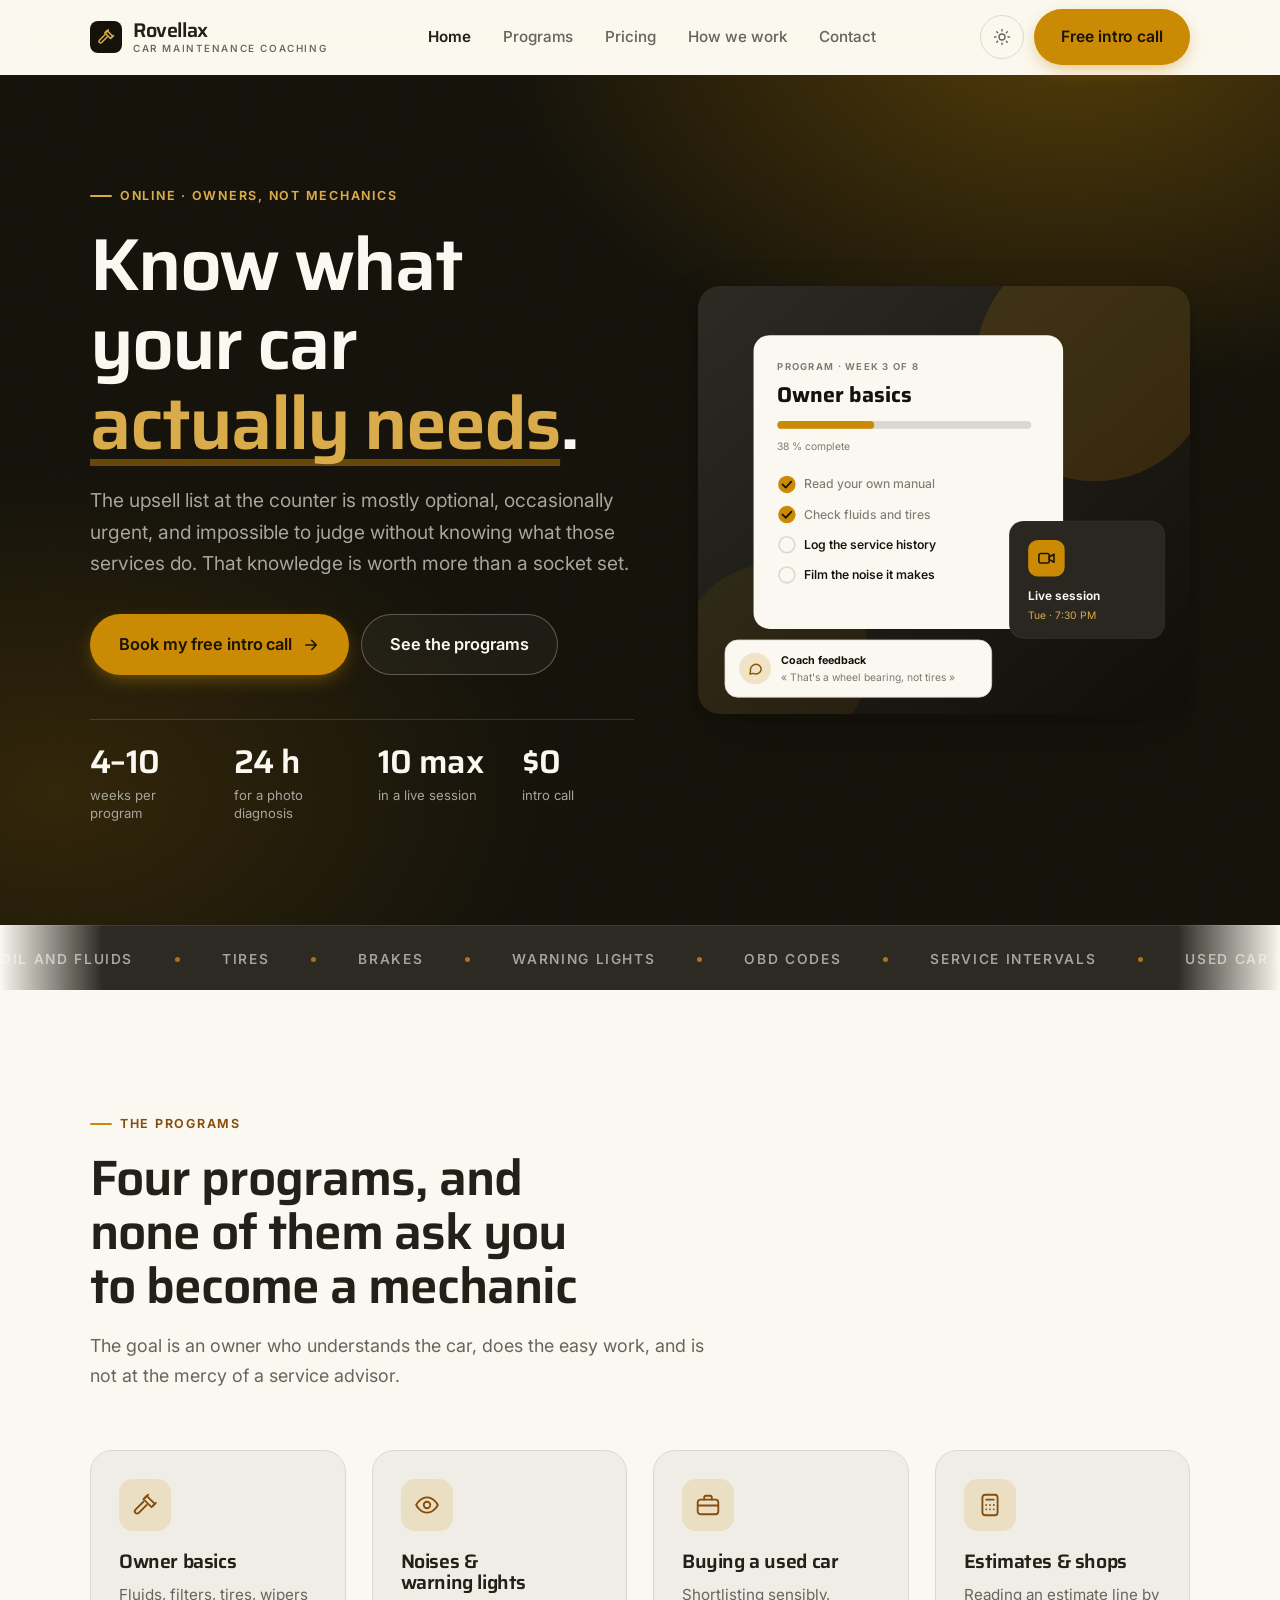
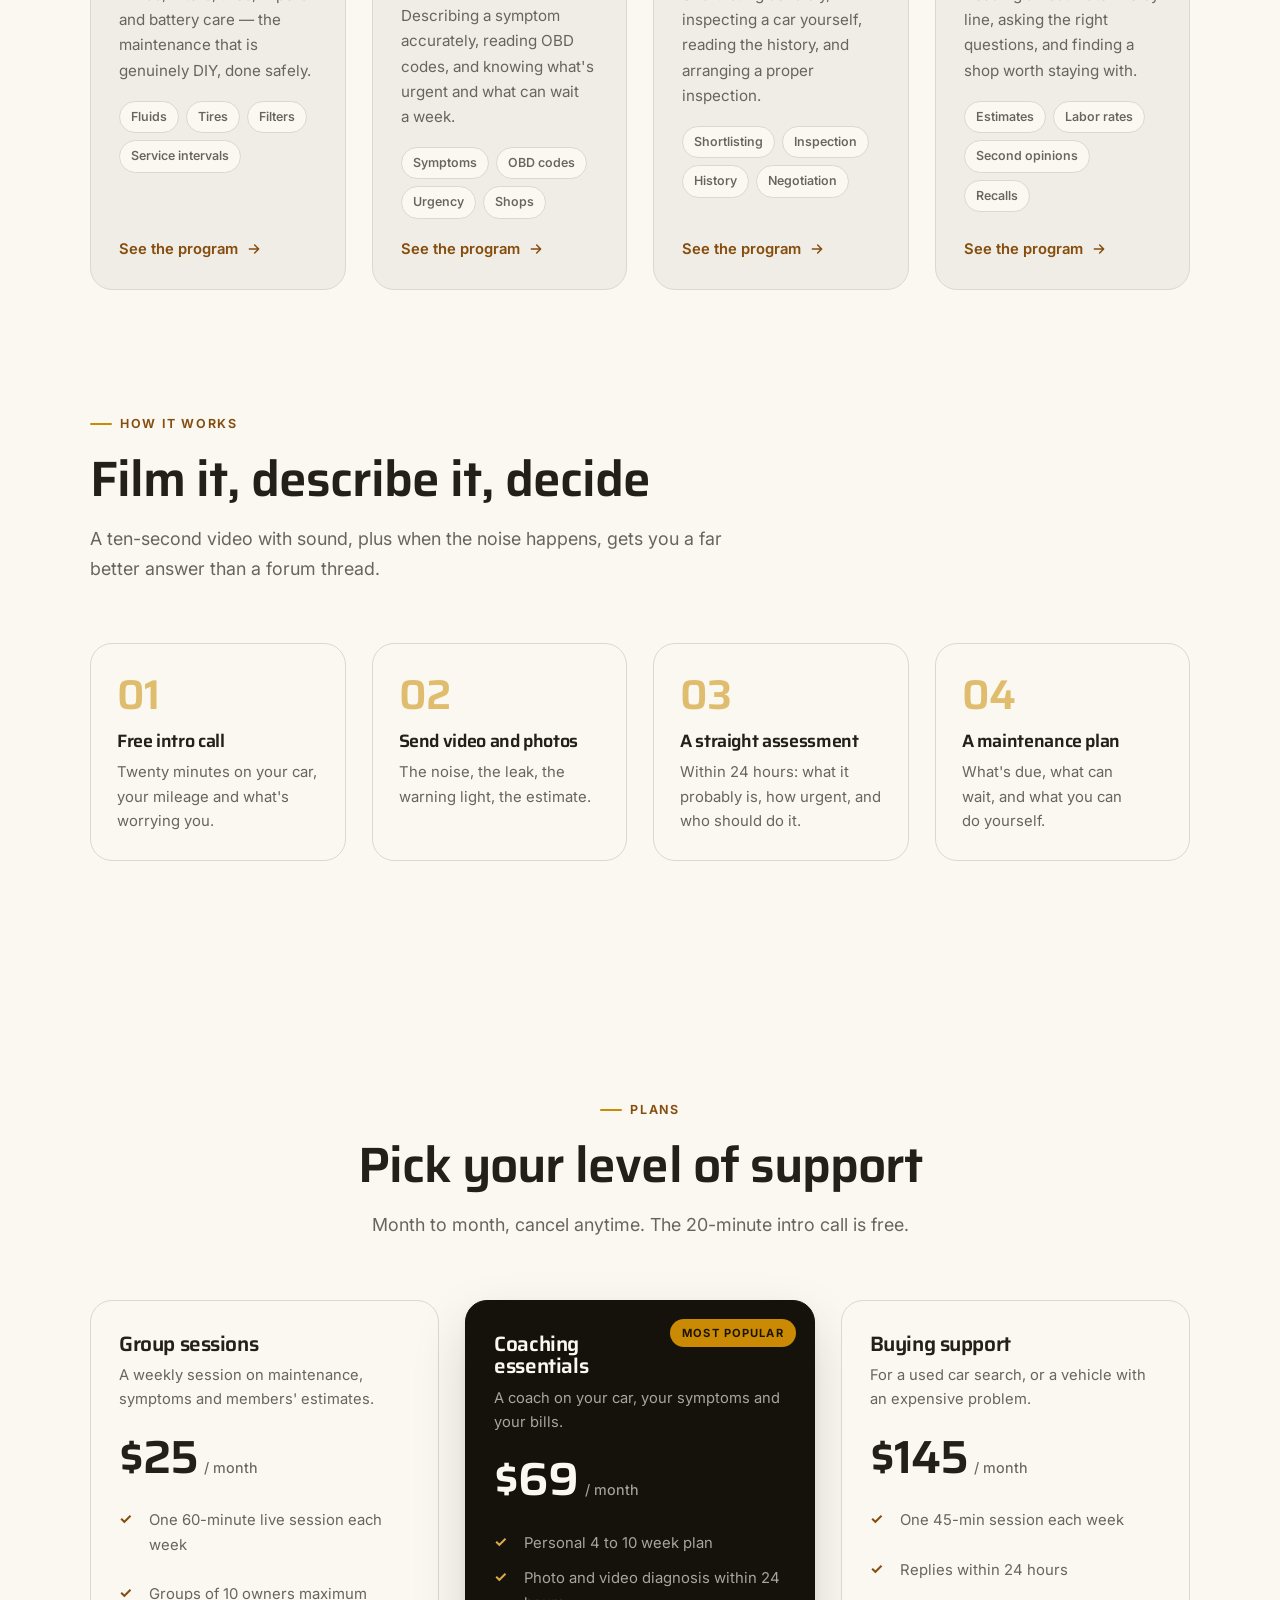
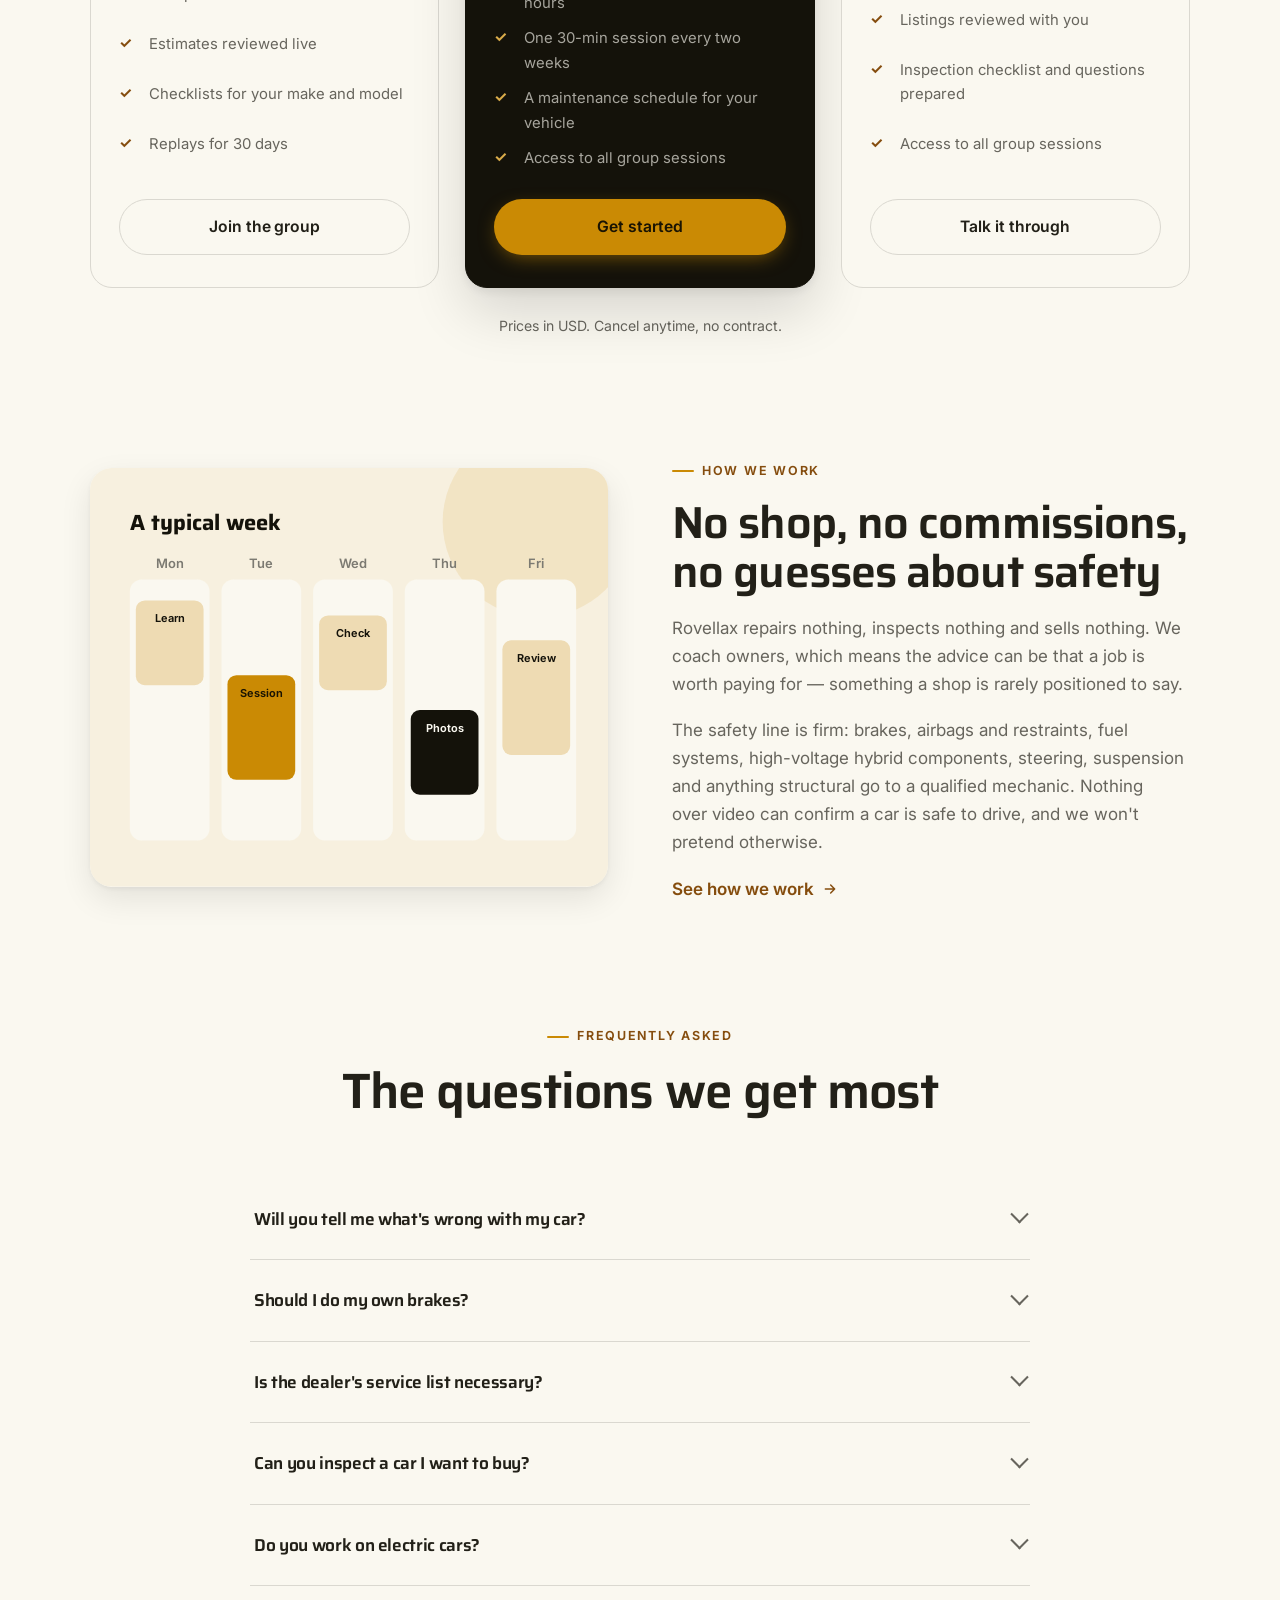
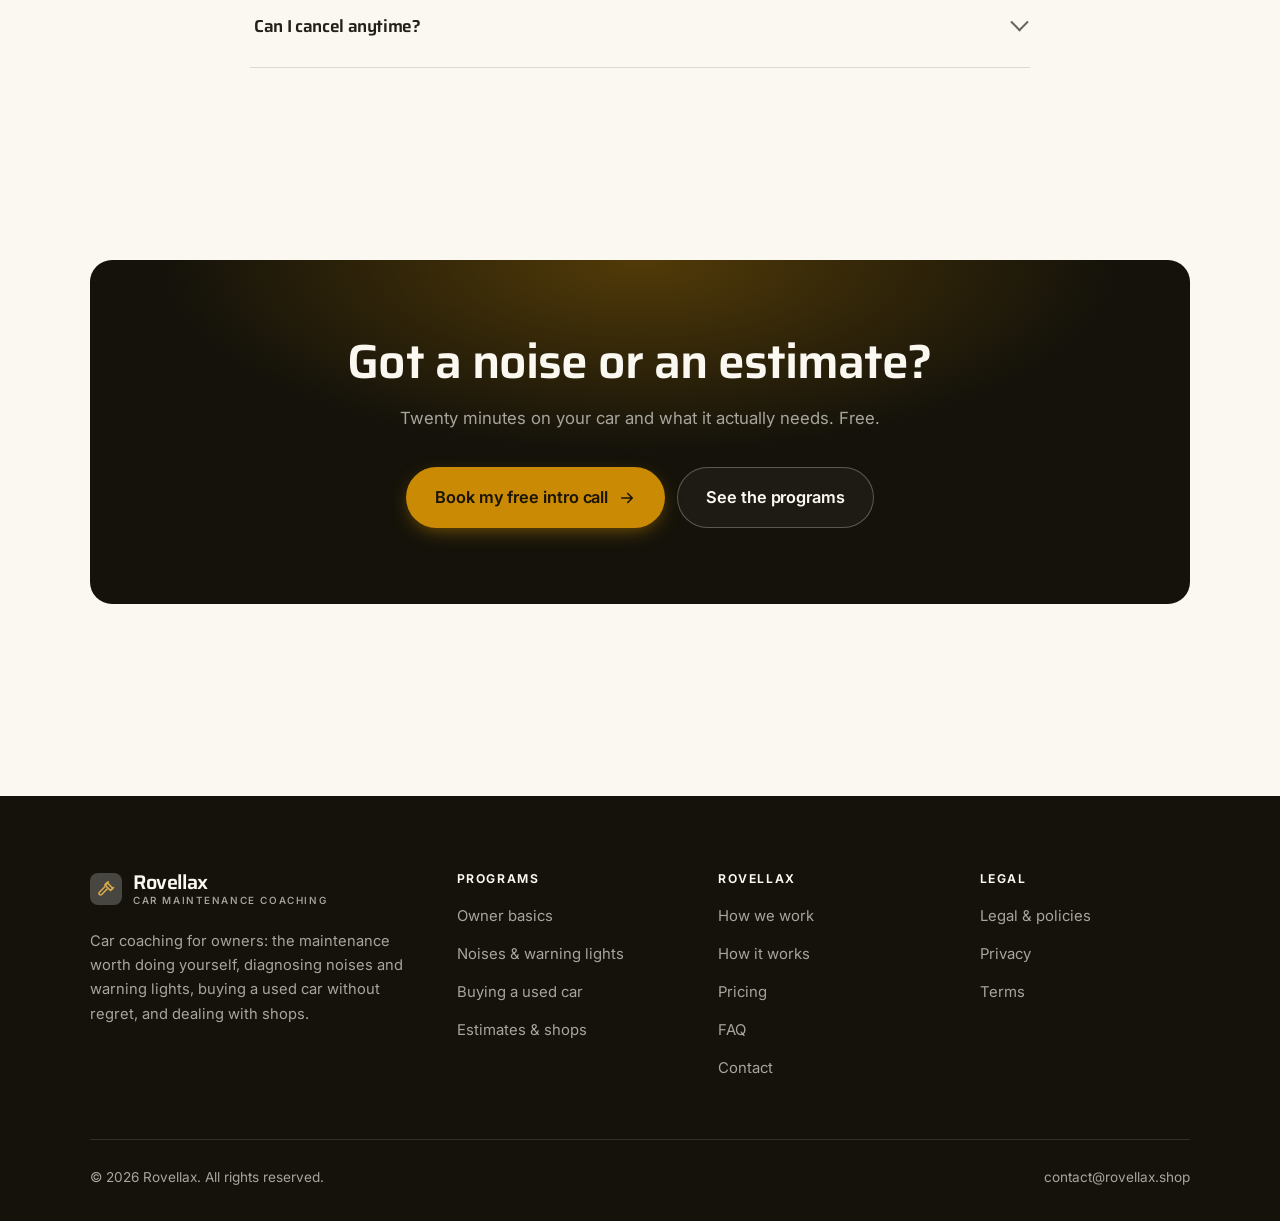
<file: index.html>
<!DOCTYPE html>
<html lang="en" class="no-js">
<head>
<meta charset="utf-8">
<meta name="viewport" content="width=device-width, initial-scale=1">
<title>Rovellax — Car coaching: know what your car needs, and what it doesn't</title>
<meta name="description" content="Online car coaching: DIY maintenance worth doing, diagnosing noises and warning lights, buying a used car, and handling repair shops. Not a repair service.">
<link rel="canonical" href="https://rovellax.shop/">

<meta property="og:type" content="website">
<meta property="og:url" content="https://rovellax.shop/">
<meta property="og:site_name" content="Rovellax">
<meta property="og:locale" content="en_US">
<meta property="og:title" content="Rovellax — Car coaching: know what your car needs, and what it doesn't">
<meta property="og:description" content="Online car coaching: DIY maintenance worth doing, diagnosing noises and warning lights, buying a used car, and handling repair shops. Not a repair service.">
<meta name="theme-color" content="#14120a">

<link rel="icon" href="assets/img/favicon.svg" type="image/svg+xml">
<link rel="preconnect" href="https://fonts.googleapis.com">
<link rel="preconnect" href="https://fonts.gstatic.com" crossorigin>
<link rel="stylesheet" href="https://fonts.googleapis.com/css2?family=Saira:wght@400..700&family=Inter:wght@400..700&display=swap">
<link rel="stylesheet" href="assets/css/style.css">

<!-- Thème appliqué avant le premier rendu (évite le flash) -->
<script>
document.documentElement.classList.remove('no-js');
(function(){try{var t=localStorage.getItem('site-theme');if(t){document.documentElement.setAttribute('data-theme',t);}}catch(e){}})();
</script>
<script type="application/ld+json">
{
  "@context": "https://schema.org",
  "@type": "Organization",
  "name": "Rovellax",
  "url": "https://rovellax.shop/",
  "email": "contact@rovellax.shop",
  "description": "Online car coaching: DIY maintenance worth doing, diagnosing noises and warning lights, buying a used car, and handling repair shops. Not a repair service.",
  "areaServed": "US",
  "knowsLanguage": "en"
}
</script>
</head>

<body>
<a class="skip-link" href="#main">Skip to main content</a>

<header class="site-header">
  <nav class="wrap nav" aria-label="Main navigation">
    <a class="brand" href="index.html">
      <svg class="brand__mark" viewBox="0 0 64 64" aria-hidden="true">
        <rect class="bm-bg" width="64" height="64" rx="16"/>
        <g class="bm-ic" transform="translate(14 14) scale(1.5)" fill="none" stroke-width="2.1" stroke-linecap="round" stroke-linejoin="round"><path d="M13.5 3.5 21 11l-3 3-7.5-7.5z"/><path d="M10.5 9 3.2 16.3a2.1 2.1 0 0 0 3 3L13.5 12"/><path d="M15 2.5 12 5.5M19.5 12.5 22 10"/></g>
      </svg>
      <span>Rovellax<span class="brand__sub">Car maintenance coaching</span></span>
    </a>

    <ul class="nav__links" id="nav-links">
      <li><a href="index.html" aria-current="page">Home</a></li>
      <li><a href="programs.html">Programs</a></li>
      <li><a href="index.html#pricing">Pricing</a></li>
      <li><a href="about.html">How we work</a></li>
      <li><a href="contact.html">Contact</a></li>
      <li><a class="btn btn--primary" href="contact.html">Free intro call</a></li>
    </ul>

    <div class="nav__cta">
      <button class="theme-toggle" type="button" aria-label="Switch to dark theme">
        <svg class="icon-sun" viewBox="0 0 24 24" fill="none" stroke="currentColor" stroke-width="1.8" stroke-linecap="round" aria-hidden="true"><circle cx="12" cy="12" r="4"/><path d="M12 2v2m0 16v2M2 12h2m16 0h2M4.9 4.9l1.4 1.4m11.4 11.4 1.4 1.4M19.1 4.9l-1.4 1.4M6.3 17.7l-1.4 1.4"/></svg>
        <svg class="icon-moon" viewBox="0 0 24 24" fill="none" stroke="currentColor" stroke-width="1.8" stroke-linecap="round" stroke-linejoin="round" aria-hidden="true"><path d="M21 12.8A9 9 0 1 1 11.2 3a7 7 0 0 0 9.8 9.8z"/></svg>
      </button>
      <a class="btn btn--primary" href="contact.html">Free intro call</a>
      <button class="nav__toggle" type="button" aria-expanded="false" aria-controls="nav-links" aria-label="Open menu">
        <svg class="icon-open" viewBox="0 0 24 24" fill="none" stroke="currentColor" stroke-width="2" stroke-linecap="round" aria-hidden="true"><path d="M3 6h18M3 12h18M3 18h18"/></svg>
        <svg class="icon-close" viewBox="0 0 24 24" fill="none" stroke="currentColor" stroke-width="2" stroke-linecap="round" aria-hidden="true"><path d="M6 6l12 12M18 6L6 18"/></svg>
      </button>
    </div>
  </nav>
</header>

<main id="main">

<section class="hero">
  <div class="wrap hero__inner">
    <div>
      <span class="eyebrow hero__eyebrow">Online · Owners, not mechanics</span>
      <h1>Know what your car<br> <em>actually needs</em>.</h1>
      <p class="hero__lede">The upsell list at the counter is mostly optional, occasionally urgent, and impossible to judge without knowing what those services do. That knowledge is worth more than a socket set.</p>

      <div class="hero__actions">
        <a class="btn btn--primary btn--lg" href="contact.html">Book my free intro call <svg viewBox="0 0 24 24" fill="none" stroke="currentColor" stroke-width="2.2" stroke-linecap="round" stroke-linejoin="round" aria-hidden="true"><path d="M5 12h14M13 6l6 6-6 6"/></svg></a>
        <a class="btn btn--on-dark btn--lg" href="programs.html">See the programs</a>
      </div>

      <ul class="hero__proof">
        <li><span class="stat__num">4–10</span><span class="stat__label">weeks per program</span></li>
        <li><span class="stat__num">24 h</span><span class="stat__label">for a photo diagnosis</span></li>
        <li><span class="stat__num">10 max</span><span class="stat__label">in a live session</span></li>
        <li><span class="stat__num">$0</span><span class="stat__label">intro call</span></li>
      </ul>
    </div>

    <div class="hero__art">
      <svg viewBox="0 0 620 540" role="img" aria-label="A car maintenance program in week 3 of 8, showing this week's tasks, the next live session and coach feedback.">
        <defs>
          <linearGradient id="hbg" x1="0" y1="0" x2="1" y2="1">
            <stop offset="0" stop-color="#2c2a23"/><stop offset="1" stop-color="#100e08"/>
          </linearGradient>
        </defs>
        <rect width="620" height="540" rx="22" fill="url(#hbg)"/>
        <circle cx="500" cy="96" r="150" fill="#ca8a04" opacity=".16"/>
        <circle cx="96" cy="470" r="120" fill="#ca8a04" opacity=".08"/>

        <g style="font-family: var(--font-body)">
          <!-- Carte programme -->
          <rect x="70" y="62" width="390" height="370" rx="20" fill="#faf8f0"/>
          <text x="100" y="106" font-size="12" font-weight="650" letter-spacing="1.6" fill="#7c7a72">PROGRAM · WEEK 3 OF 8</text>
          <text x="100" y="146" font-size="27" font-weight="700" fill="#14120a" style="font-family: var(--font-display)">Owner basics</text>
          <rect x="100" y="170" width="320" height="10" rx="5" fill="#dad8d0"/>
          <rect x="100" y="170" width="122" height="10" rx="5" fill="#ca8a04"/>
          <text x="100" y="206" font-size="13" fill="#7c7a72">38 % complete</text>
          <circle cx="112" cy="250" r="11" fill="#ca8a04"/><path d="M106.5 250l4 4 7-7.5" fill="none" stroke="#1a1403" stroke-width="2.4" stroke-linecap="round" stroke-linejoin="round"/><text x="134" y="255" font-size="15.5" fill="#7c7a72" font-weight="450">Read your own manual</text>
          <circle cx="112" cy="288" r="11" fill="#ca8a04"/><path d="M106.5 288l4 4 7-7.5" fill="none" stroke="#1a1403" stroke-width="2.4" stroke-linecap="round" stroke-linejoin="round"/><text x="134" y="293" font-size="15.5" fill="#7c7a72" font-weight="450">Check fluids and tires</text>
          <circle cx="112" cy="326" r="10" fill="none" stroke="#dad8d0" stroke-width="2"/><text x="134" y="331" font-size="15.5" fill="#14120a" font-weight="560">Log the service history</text>
          <circle cx="112" cy="364" r="10" fill="none" stroke="#dad8d0" stroke-width="2"/><text x="134" y="369" font-size="15.5" fill="#14120a" font-weight="560">Film the noise it makes</text>

          <!-- Carte séance -->
          <rect x="392" y="296" width="196" height="148" rx="18" fill="#292720" stroke="#ffffff" stroke-opacity=".08"/>
          <rect x="416" y="320" width="46" height="46" rx="12" fill="#ca8a04"/>
          <g transform="translate(427 331)" fill="none" stroke="#1a1403" color="#1a1403" stroke-width="2" stroke-linecap="round" stroke-linejoin="round"><rect x="2.5" y="6" width="13" height="12" rx="2.5"/><path d="M15.5 10.5 21.5 7v10l-6-3.5z"/></g>
          <text x="416" y="396" font-size="15" font-weight="650" fill="#faf8f0">Live session</text>
          <text x="416" y="420" font-size="13" fill="#d9ab4a">Tue · 7:30 PM</text>

          <!-- Retour du coach -->
          <rect x="34" y="446" width="336" height="72" rx="16" fill="#faf8f0" stroke="#dad8d0"/>
          <circle cx="72" cy="482" r="20" fill="#f1e4c6"/>
          <g transform="translate(62 472) scale(.84)" fill="none" stroke="#835a03" stroke-width="2.2" stroke-linecap="round" stroke-linejoin="round"><path d="M21 12a8 8 0 0 1-11.6 7.1L4 20l1-4.6A8 8 0 1 1 21 12z"/></g>
          <text x="104" y="476" font-size="13.5" font-weight="700" fill="#14120a">Coach feedback</text>
          <text x="104" y="498" font-size="13" fill="#7c7a72">« That's a wheel bearing, not tires »</text>
        </g>
      </svg>
    </div>
  </div>
</section>

<div class="marquee" aria-hidden="true">
  <div class="marquee__track"><span>Oil and fluids</span><span>Tires</span><span>Brakes</span><span>Warning lights</span><span>OBD codes</span><span>Service intervals</span><span>Used car checks</span><span>Estimates</span><span>Recalls</span><span>Winter prep</span><span>Oil and fluids</span><span>Tires</span><span>Brakes</span><span>Warning lights</span><span>OBD codes</span><span>Service intervals</span><span>Used car checks</span><span>Estimates</span><span>Recalls</span><span>Winter prep</span></div>
</div>

<section class="section wrap" id="programs">
  <div class="section-head reveal">
    <span class="eyebrow">The programs</span>
    <h2>Four programs, and none of them ask you to become a mechanic</h2>
    <p>The goal is an owner who understands the car, does the easy work, and is not at the mercy of a service advisor.</p>
  </div>
  <div class="grid grid--4 reveal-group">
    <a class="card" href="programs.html#basics">
      <div class="card__icon"><svg viewBox="0 0 24 24" fill="none" stroke="currentColor" stroke-width="1.7" stroke-linecap="round" stroke-linejoin="round" aria-hidden="true"><path d="M13.5 3.5 21 11l-3 3-7.5-7.5z"/><path d="M10.5 9 3.2 16.3a2.1 2.1 0 0 0 3 3L13.5 12"/><path d="M15 2.5 12 5.5M19.5 12.5 22 10"/></svg></div>
      <h3>Owner basics</h3>
      <p>Fluids, filters, tires, wipers and battery care — the maintenance that is genuinely DIY, done safely.</p>
      <ul class="tags"><li>Fluids</li><li>Tires</li><li>Filters</li><li>Service intervals</li></ul>
      <span class="arrow-link">See the program <svg viewBox="0 0 24 24" fill="none" stroke="currentColor" stroke-width="2.2" stroke-linecap="round" stroke-linejoin="round" aria-hidden="true"><path d="M5 12h14M13 6l6 6-6 6"/></svg></span>
    </a>
    <a class="card" href="programs.html#diagnose">
      <div class="card__icon"><svg viewBox="0 0 24 24" fill="none" stroke="currentColor" stroke-width="1.7" stroke-linecap="round" stroke-linejoin="round" aria-hidden="true"><path d="M2 12s3.6-7 10-7 10 7 10 7-3.6 7-10 7S2 12 2 12z"/><circle cx="12" cy="12" r="3"/></svg></div>
      <h3>Noises &amp; warning lights</h3>
      <p>Describing a symptom accurately, reading OBD codes, and knowing what's urgent and what can wait a week.</p>
      <ul class="tags"><li>Symptoms</li><li>OBD codes</li><li>Urgency</li><li>Shops</li></ul>
      <span class="arrow-link">See the program <svg viewBox="0 0 24 24" fill="none" stroke="currentColor" stroke-width="2.2" stroke-linecap="round" stroke-linejoin="round" aria-hidden="true"><path d="M5 12h14M13 6l6 6-6 6"/></svg></span>
    </a>
    <a class="card" href="programs.html#buying">
      <div class="card__icon"><svg viewBox="0 0 24 24" fill="none" stroke="currentColor" stroke-width="1.7" stroke-linecap="round" stroke-linejoin="round" aria-hidden="true"><rect x="2.5" y="7" width="19" height="13.5" rx="2.5"/><path d="M8.5 7V5a1.5 1.5 0 0 1 1.5-1.5h4A1.5 1.5 0 0 1 15.5 5v2M2.5 12.5h19"/></svg></div>
      <h3>Buying a used car</h3>
      <p>Shortlisting sensibly, inspecting a car yourself, reading the history, and arranging a proper inspection.</p>
      <ul class="tags"><li>Shortlisting</li><li>Inspection</li><li>History</li><li>Negotiation</li></ul>
      <span class="arrow-link">See the program <svg viewBox="0 0 24 24" fill="none" stroke="currentColor" stroke-width="2.2" stroke-linecap="round" stroke-linejoin="round" aria-hidden="true"><path d="M5 12h14M13 6l6 6-6 6"/></svg></span>
    </a>
    <a class="card" href="programs.html#shops">
      <div class="card__icon"><svg viewBox="0 0 24 24" fill="none" stroke="currentColor" stroke-width="1.7" stroke-linecap="round" stroke-linejoin="round" aria-hidden="true"><rect x="5" y="2.5" width="14" height="19" rx="2.5"/><path d="M8.5 7h7M8.5 12h.01M12 12h.01M15.5 12h.01M8.5 16h.01M12 16h.01M15.5 16h.01"/></svg></div>
      <h3>Estimates &amp; shops</h3>
      <p>Reading an estimate line by line, asking the right questions, and finding a shop worth staying with.</p>
      <ul class="tags"><li>Estimates</li><li>Labor rates</li><li>Second opinions</li><li>Recalls</li></ul>
      <span class="arrow-link">See the program <svg viewBox="0 0 24 24" fill="none" stroke="currentColor" stroke-width="2.2" stroke-linecap="round" stroke-linejoin="round" aria-hidden="true"><path d="M5 12h14M13 6l6 6-6 6"/></svg></span>
    </a>
  </div>
</section>

<section class="section section--flush wrap" id="how-it-works">
  <div class="section-head reveal">
    <span class="eyebrow">How it works</span>
    <h2>Film it, describe it, decide</h2>
    <p>A ten-second video with sound, plus when the noise happens, gets you a far better answer than a forum thread.</p>
  </div>
  <div class="grid grid--4 steps reveal-group">
    <article class="step">
      <h3>Free intro call</h3>
      <p>Twenty minutes on your car, your mileage and what's worrying you.</p>
    </article>
    <article class="step">
      <h3>Send video and photos</h3>
      <p>The noise, the leak, the warning light, the estimate.</p>
    </article>
    <article class="step">
      <h3>A straight assessment</h3>
      <p>Within 24 hours: what it probably is, how urgent, and who should do it.</p>
    </article>
    <article class="step">
      <h3>A maintenance plan</h3>
      <p>What's due, what can wait, and what you can do yourself.</p>
    </article>
  </div>
</section>

<section class="section wrap" id="pricing">
  <div class="section-head section-head--center reveal">
    <span class="eyebrow">Plans</span>
    <h2>Pick your level of support</h2>
    <p>Month to month, cancel anytime. The 20-minute intro call is free.</p>
  </div>
  <div class="grid grid--3 plans reveal-group">
    <article class="plan">
      
      <h3>Group sessions</h3>
      <p class="plan__desc">A weekly session on maintenance, symptoms and members' estimates.</p>
      <p class="plan__price">$25<span class="plan__period">/ month</span></p>
      <ul class="plan__features">
        <li>One 60-minute live session each week</li>
        <li>Groups of 10 owners maximum</li>
        <li>Estimates reviewed live</li>
        <li>Checklists for your make and model</li>
        <li>Replays for 30 days</li>
      </ul>
      <a class="btn btn--ghost btn--block" href="contact.html">Join the group</a>
    </article>
    <article class="plan plan--featured">
      <span class="plan__tag">Most popular</span>
      <h3>Coaching essentials</h3>
      <p class="plan__desc">A coach on your car, your symptoms and your bills.</p>
      <p class="plan__price">$69<span class="plan__period">/ month</span></p>
      <ul class="plan__features">
        <li>Personal 4 to 10 week plan</li>
        <li>Photo and video diagnosis within 24 hours</li>
        <li>One 30-min session every two weeks</li>
        <li>A maintenance schedule for your vehicle</li>
        <li>Access to all group sessions</li>
      </ul>
      <a class="btn btn--primary btn--block" href="contact.html">Get started</a>
    </article>
    <article class="plan">
      
      <h3>Buying support</h3>
      <p class="plan__desc">For a used car search, or a vehicle with an expensive problem.</p>
      <p class="plan__price">$145<span class="plan__period">/ month</span></p>
      <ul class="plan__features">
        <li>One 45-min session each week</li>
        <li>Replies within 24 hours</li>
        <li>Listings reviewed with you</li>
        <li>Inspection checklist and questions prepared</li>
        <li>Access to all group sessions</li>
      </ul>
      <a class="btn btn--ghost btn--block" href="contact.html">Talk it through</a>
    </article>
  </div>
  <p class="plans-note">Prices in USD. Cancel anytime, no contract.</p>
</section>

<section class="section section--flush wrap">
  <div class="split reveal">
    <div class="split__art">
      <svg viewBox="0 0 520 420" role="img" aria-label="Example of a typical week: Learn, Session, Check, Photos, Review.">
        <rect width="520" height="420" rx="20" fill="#f7f0df"/>
        <circle cx="450" cy="54" r="96" fill="#ca8a04" opacity=".12"/>
        <g style="font-family: var(--font-body)">
        <text x="40" y="62" font-size="22" font-weight="700" fill="#14120a" style="font-family: var(--font-display)">A typical week</text>
        <text x="80" y="100" text-anchor="middle" font-size="13" font-weight="600" fill="#7c7a72">Mon</text>
        <rect x="40" y="112" width="80" height="262" rx="12" fill="#faf8f0"/>
        <rect x="46" y="133" width="68" height="85" rx="9" fill="#eedbb3"/>
        <text x="80" y="155" text-anchor="middle" font-size="11" font-weight="650" fill="#14120a">Learn</text>
        <text x="172" y="100" text-anchor="middle" font-size="13" font-weight="600" fill="#7c7a72">Tue</text>
        <rect x="132" y="112" width="80" height="262" rx="12" fill="#faf8f0"/>
        <rect x="138" y="208" width="68" height="105" rx="9" fill="#ca8a04"/>
        <text x="172" y="230" text-anchor="middle" font-size="11" font-weight="650" fill="#1a1403">Session</text>
        <text x="264" y="100" text-anchor="middle" font-size="13" font-weight="600" fill="#7c7a72">Wed</text>
        <rect x="224" y="112" width="80" height="262" rx="12" fill="#faf8f0"/>
        <rect x="230" y="148" width="68" height="75" rx="9" fill="#eedbb3"/>
        <text x="264" y="170" text-anchor="middle" font-size="11" font-weight="650" fill="#14120a">Check</text>
        <text x="356" y="100" text-anchor="middle" font-size="13" font-weight="600" fill="#7c7a72">Thu</text>
        <rect x="316" y="112" width="80" height="262" rx="12" fill="#faf8f0"/>
        <rect x="322" y="243" width="68" height="85" rx="9" fill="#14120a"/>
        <text x="356" y="265" text-anchor="middle" font-size="11" font-weight="650" fill="#faf8f0">Photos</text>
        <text x="448" y="100" text-anchor="middle" font-size="13" font-weight="600" fill="#7c7a72">Fri</text>
        <rect x="408" y="112" width="80" height="262" rx="12" fill="#faf8f0"/>
        <rect x="414" y="173" width="68" height="115" rx="9" fill="#eedbb3"/>
        <text x="448" y="195" text-anchor="middle" font-size="11" font-weight="650" fill="#14120a">Review</text>
        </g>
      </svg>
    </div>
    <div>
      <span class="eyebrow">How we work</span>
      <h2>No shop, no commissions, no guesses about safety</h2>
      <p>Rovellax repairs nothing, inspects nothing and sells nothing. We coach owners, which means the advice can be that a job is worth paying for — something a shop is rarely positioned to say.</p>
      <p>The safety line is firm: brakes, airbags and restraints, fuel systems, high-voltage hybrid components, steering, suspension and anything structural go to a qualified mechanic. Nothing over video can confirm a car is safe to drive, and we won't pretend otherwise.</p>
      <p><a class="arrow-link" href="about.html">See how we work <svg viewBox="0 0 24 24" fill="none" stroke="currentColor" stroke-width="2.2" stroke-linecap="round" stroke-linejoin="round" aria-hidden="true"><path d="M5 12h14M13 6l6 6-6 6"/></svg></a></p>
    </div>
  </div>
</section>

<section class="section section--flush wrap" id="faq">
  <div class="section-head section-head--center reveal">
    <span class="eyebrow">Frequently asked</span>
    <h2>The questions we get most</h2>
  </div>
  <div class="faq reveal">
    <details>
      <summary>Will you tell me what's wrong with my car?</summary>
      <p>We'll give you the most likely causes and how urgent it is, based on video, symptoms and codes. A diagnosis needs hands on the car, and we'll say when that's required.</p>
    </details>
    <details>
      <summary>Should I do my own brakes?</summary>
      <p>We don't coach brake work. It's the clearest example of a job where a mistake is catastrophic, and it belongs with a qualified mechanic.</p>
    </details>
    <details>
      <summary>Is the dealer's service list necessary?</summary>
      <p>Often partly. We'll go through it line by line against your manual and mileage, and it's common for half of it to be optional.</p>
    </details>
    <details>
      <summary>Can you inspect a car I want to buy?</summary>
      <p>Not physically. We'll prepare your checklist and questions, review photos and listings, and insist you get an independent pre-purchase inspection before paying.</p>
    </details>
    <details>
      <summary>Do you work on electric cars?</summary>
      <p>For ownership, tires, software and charging, yes. High-voltage systems are off limits entirely — that's specialist, dangerous work.</p>
    </details>
    <details>
      <summary>Can I cancel anytime?</summary>
      <p>Yes. No contract, no minimum term. Access stays open until the end of the month you already paid for.</p>
    </details>
  </div>
</section>

<section class="wrap section--tight">
  <div class="cta-band reveal">
    <h2>Got a noise or an estimate?</h2>
    <p>Twenty minutes on your car and what it actually needs. Free.</p>
    <div class="hero__actions">
      <a class="btn btn--primary btn--lg" href="contact.html">Book my free intro call <svg viewBox="0 0 24 24" fill="none" stroke="currentColor" stroke-width="2.2" stroke-linecap="round" stroke-linejoin="round" aria-hidden="true"><path d="M5 12h14M13 6l6 6-6 6"/></svg></a>
      <a class="btn btn--on-dark btn--lg" href="programs.html">See the programs</a>
    </div>
  </div>
</section>

</main>

<footer class="site-footer">
  <div class="wrap">
    <div class="footer__grid">
      <div class="footer__brand">
        <a class="brand" href="index.html">
          <svg class="brand__mark" viewBox="0 0 64 64" aria-hidden="true">
        <rect class="bm-bg" width="64" height="64" rx="16"/>
        <g class="bm-ic" transform="translate(14 14) scale(1.5)" fill="none" stroke-width="2.1" stroke-linecap="round" stroke-linejoin="round"><path d="M13.5 3.5 21 11l-3 3-7.5-7.5z"/><path d="M10.5 9 3.2 16.3a2.1 2.1 0 0 0 3 3L13.5 12"/><path d="M15 2.5 12 5.5M19.5 12.5 22 10"/></g>
      </svg>
          <span>Rovellax<span class="brand__sub">Car maintenance coaching</span></span>
        </a>
        <p>Car coaching for owners: the maintenance worth doing yourself, diagnosing noises and warning lights, buying a used car without regret, and dealing with shops.</p>
      </div>

      <div class="footer__col">
        <h4>Programs</h4>
        <ul>
          <li><a href="programs.html#basics">Owner basics</a></li>
          <li><a href="programs.html#diagnose">Noises &amp; warning lights</a></li>
          <li><a href="programs.html#buying">Buying a used car</a></li>
          <li><a href="programs.html#shops">Estimates &amp; shops</a></li>
        </ul>
      </div>

      <div class="footer__col">
        <h4>Rovellax</h4>
        <ul>
          <li><a href="about.html">How we work</a></li>
          <li><a href="index.html#how-it-works">How it works</a></li>
          <li><a href="index.html#pricing">Pricing</a></li>
          <li><a href="index.html#faq">FAQ</a></li>
          <li><a href="contact.html">Contact</a></li>
        </ul>
      </div>

      <div class="footer__col">
        <h4>Legal</h4>
        <ul>
          <li><a href="legal.html">Legal &amp; policies</a></li>
          <li><a href="legal.html#privacy">Privacy</a></li>
          <li><a href="legal.html#terms">Terms</a></li>
        </ul>
      </div>
    </div>

    <div class="footer__bottom">
      <p>© <span data-year>2026</span> Rovellax. All rights reserved.</p>
      <p><a href="mailto:contact@rovellax.shop">contact@rovellax.shop</a></p>
    </div>
  </div>
</footer>

<script src="assets/js/main.js" defer></script>
</body>
</html>
</file>
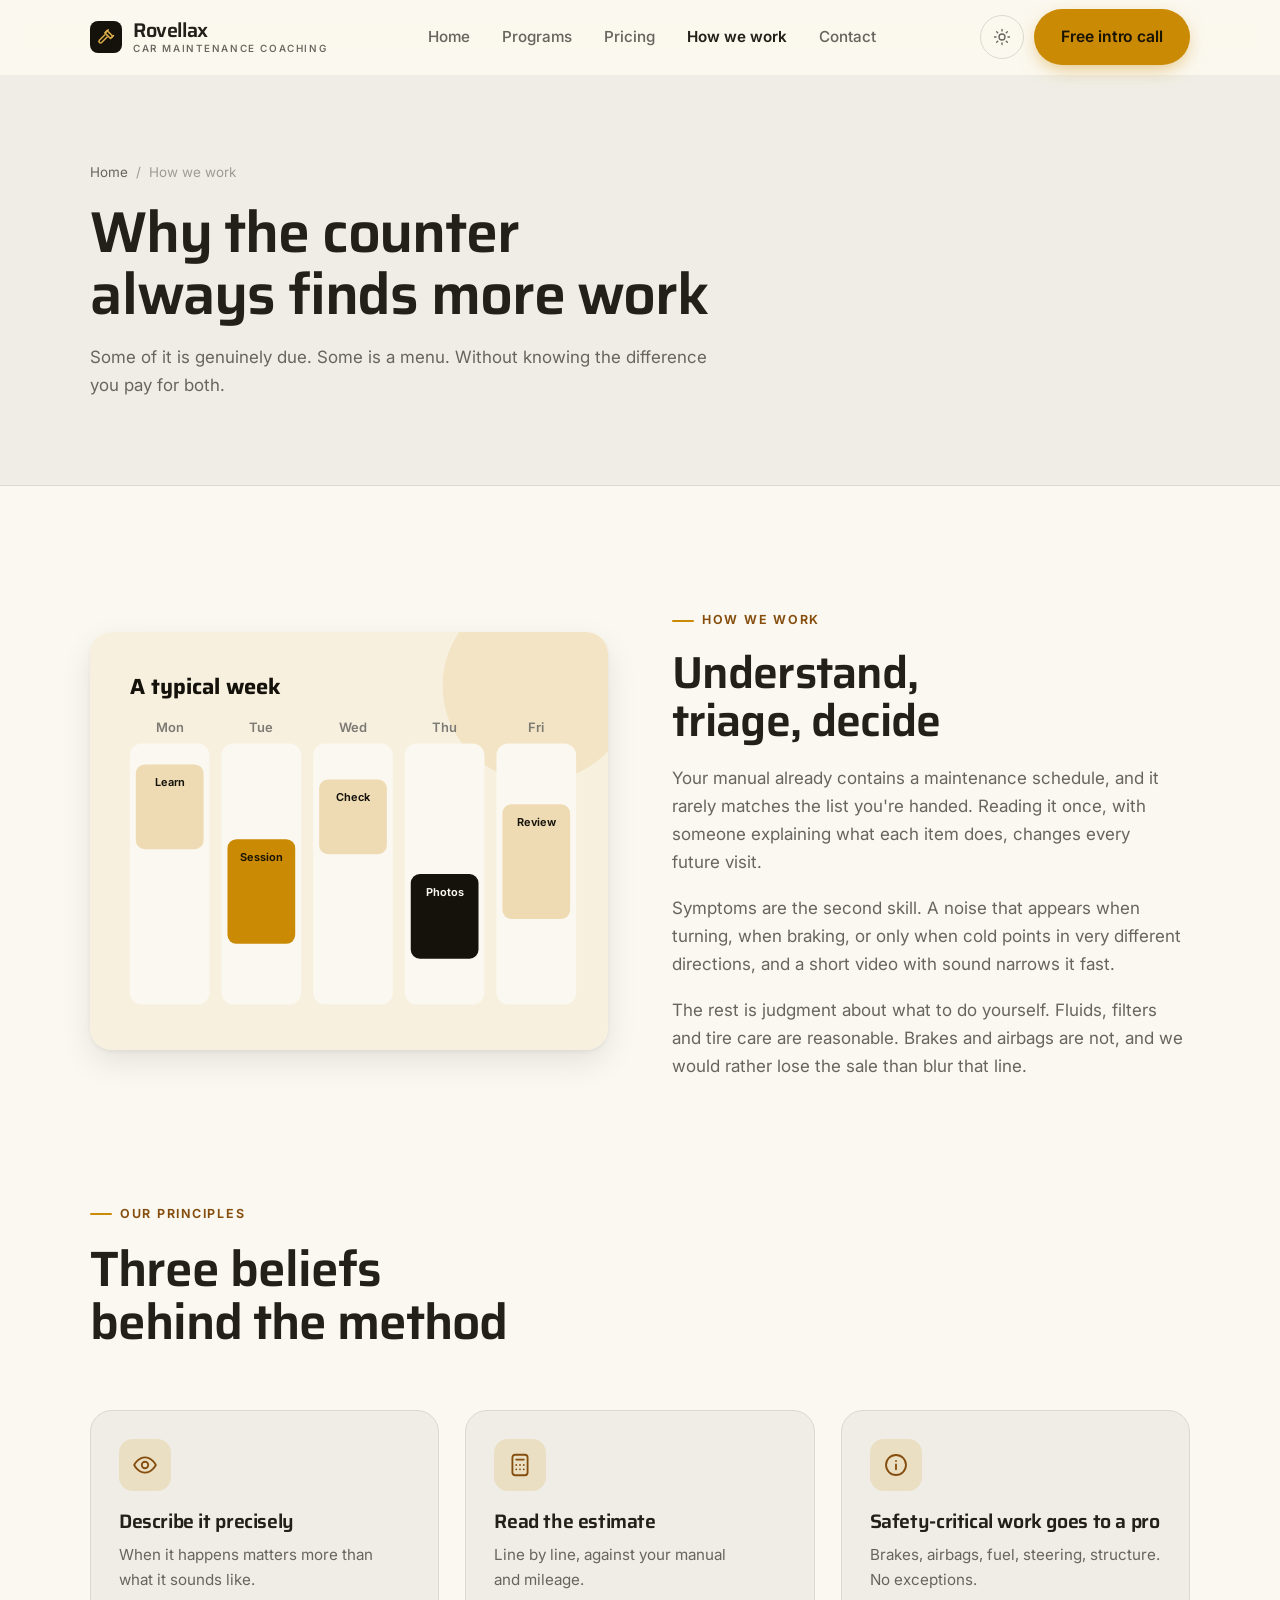
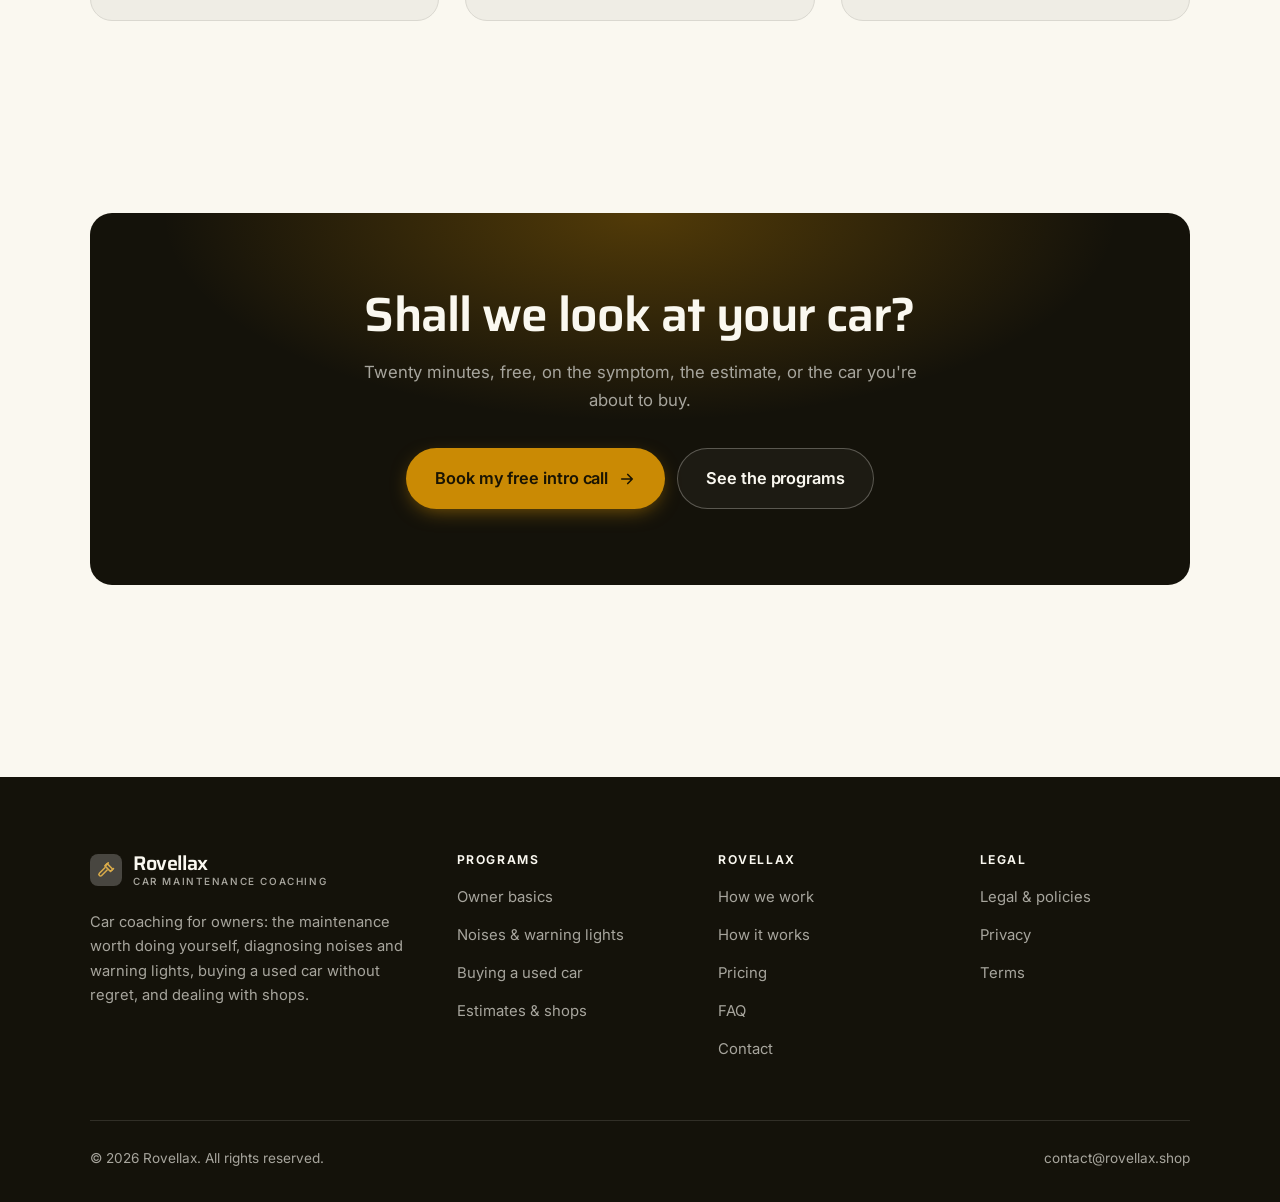
<file: about.html>
<!DOCTYPE html>
<html lang="en" class="no-js">
<head>
<meta charset="utf-8">
<meta name="viewport" content="width=device-width, initial-scale=1">
<title>How we work — Rovellax</title>
<meta name="description" content="Why car ownership rewards knowledge over tools, and the safety line Rovellax holds.">
<link rel="canonical" href="https://rovellax.shop/about.html">

<meta property="og:type" content="website">
<meta property="og:url" content="https://rovellax.shop/about.html">
<meta property="og:site_name" content="Rovellax">
<meta property="og:locale" content="en_US">
<meta property="og:title" content="How we work — Rovellax">
<meta property="og:description" content="Why car ownership rewards knowledge over tools, and the safety line Rovellax holds.">
<meta name="theme-color" content="#14120a">

<link rel="icon" href="assets/img/favicon.svg" type="image/svg+xml">
<link rel="preconnect" href="https://fonts.googleapis.com">
<link rel="preconnect" href="https://fonts.gstatic.com" crossorigin>
<link rel="stylesheet" href="https://fonts.googleapis.com/css2?family=Saira:wght@400..700&family=Inter:wght@400..700&display=swap">
<link rel="stylesheet" href="assets/css/style.css">

<!-- Thème appliqué avant le premier rendu (évite le flash) -->
<script>
document.documentElement.classList.remove('no-js');
(function(){try{var t=localStorage.getItem('site-theme');if(t){document.documentElement.setAttribute('data-theme',t);}}catch(e){}})();
</script>
</head>

<body>
<a class="skip-link" href="#main">Skip to main content</a>

<header class="site-header">
  <nav class="wrap nav" aria-label="Main navigation">
    <a class="brand" href="index.html">
      <svg class="brand__mark" viewBox="0 0 64 64" aria-hidden="true">
        <rect class="bm-bg" width="64" height="64" rx="16"/>
        <g class="bm-ic" transform="translate(14 14) scale(1.5)" fill="none" stroke-width="2.1" stroke-linecap="round" stroke-linejoin="round"><path d="M13.5 3.5 21 11l-3 3-7.5-7.5z"/><path d="M10.5 9 3.2 16.3a2.1 2.1 0 0 0 3 3L13.5 12"/><path d="M15 2.5 12 5.5M19.5 12.5 22 10"/></g>
      </svg>
      <span>Rovellax<span class="brand__sub">Car maintenance coaching</span></span>
    </a>

    <ul class="nav__links" id="nav-links">
      <li><a href="index.html">Home</a></li>
      <li><a href="programs.html">Programs</a></li>
      <li><a href="index.html#pricing">Pricing</a></li>
      <li><a href="about.html" aria-current="page">How we work</a></li>
      <li><a href="contact.html">Contact</a></li>
      <li><a class="btn btn--primary" href="contact.html">Free intro call</a></li>
    </ul>

    <div class="nav__cta">
      <button class="theme-toggle" type="button" aria-label="Switch to dark theme">
        <svg class="icon-sun" viewBox="0 0 24 24" fill="none" stroke="currentColor" stroke-width="1.8" stroke-linecap="round" aria-hidden="true"><circle cx="12" cy="12" r="4"/><path d="M12 2v2m0 16v2M2 12h2m16 0h2M4.9 4.9l1.4 1.4m11.4 11.4 1.4 1.4M19.1 4.9l-1.4 1.4M6.3 17.7l-1.4 1.4"/></svg>
        <svg class="icon-moon" viewBox="0 0 24 24" fill="none" stroke="currentColor" stroke-width="1.8" stroke-linecap="round" stroke-linejoin="round" aria-hidden="true"><path d="M21 12.8A9 9 0 1 1 11.2 3a7 7 0 0 0 9.8 9.8z"/></svg>
      </button>
      <a class="btn btn--primary" href="contact.html">Free intro call</a>
      <button class="nav__toggle" type="button" aria-expanded="false" aria-controls="nav-links" aria-label="Open menu">
        <svg class="icon-open" viewBox="0 0 24 24" fill="none" stroke="currentColor" stroke-width="2" stroke-linecap="round" aria-hidden="true"><path d="M3 6h18M3 12h18M3 18h18"/></svg>
        <svg class="icon-close" viewBox="0 0 24 24" fill="none" stroke="currentColor" stroke-width="2" stroke-linecap="round" aria-hidden="true"><path d="M6 6l12 12M18 6L6 18"/></svg>
      </button>
    </div>
  </nav>
</header>

<main id="main">

<section class="page-head">
  <div class="wrap">
    <nav class="breadcrumb" aria-label="Breadcrumb">
      <a href="index.html">Home</a><span>/</span><span aria-current="page">How we work</span>
    </nav>
    <h1>Why the counter always finds more work</h1>
    <p>Some of it is genuinely due. Some is a menu. Without knowing the difference you pay for both.</p>
  </div>
</section>

<section class="section wrap">
  <div class="split reveal">
    <div class="split__art">
      <svg viewBox="0 0 520 420" role="img" aria-label="Example of a typical week: Learn, Session, Check, Photos, Review.">
        <rect width="520" height="420" rx="20" fill="#f7f0df"/>
        <circle cx="450" cy="54" r="96" fill="#ca8a04" opacity=".12"/>
        <g style="font-family: var(--font-body)">
        <text x="40" y="62" font-size="22" font-weight="700" fill="#14120a" style="font-family: var(--font-display)">A typical week</text>
        <text x="80" y="100" text-anchor="middle" font-size="13" font-weight="600" fill="#7c7a72">Mon</text>
        <rect x="40" y="112" width="80" height="262" rx="12" fill="#faf8f0"/>
        <rect x="46" y="133" width="68" height="85" rx="9" fill="#eedbb3"/>
        <text x="80" y="155" text-anchor="middle" font-size="11" font-weight="650" fill="#14120a">Learn</text>
        <text x="172" y="100" text-anchor="middle" font-size="13" font-weight="600" fill="#7c7a72">Tue</text>
        <rect x="132" y="112" width="80" height="262" rx="12" fill="#faf8f0"/>
        <rect x="138" y="208" width="68" height="105" rx="9" fill="#ca8a04"/>
        <text x="172" y="230" text-anchor="middle" font-size="11" font-weight="650" fill="#1a1403">Session</text>
        <text x="264" y="100" text-anchor="middle" font-size="13" font-weight="600" fill="#7c7a72">Wed</text>
        <rect x="224" y="112" width="80" height="262" rx="12" fill="#faf8f0"/>
        <rect x="230" y="148" width="68" height="75" rx="9" fill="#eedbb3"/>
        <text x="264" y="170" text-anchor="middle" font-size="11" font-weight="650" fill="#14120a">Check</text>
        <text x="356" y="100" text-anchor="middle" font-size="13" font-weight="600" fill="#7c7a72">Thu</text>
        <rect x="316" y="112" width="80" height="262" rx="12" fill="#faf8f0"/>
        <rect x="322" y="243" width="68" height="85" rx="9" fill="#14120a"/>
        <text x="356" y="265" text-anchor="middle" font-size="11" font-weight="650" fill="#faf8f0">Photos</text>
        <text x="448" y="100" text-anchor="middle" font-size="13" font-weight="600" fill="#7c7a72">Fri</text>
        <rect x="408" y="112" width="80" height="262" rx="12" fill="#faf8f0"/>
        <rect x="414" y="173" width="68" height="115" rx="9" fill="#eedbb3"/>
        <text x="448" y="195" text-anchor="middle" font-size="11" font-weight="650" fill="#14120a">Review</text>
        </g>
      </svg>
    </div>
    <div>
      <span class="eyebrow">How we work</span>
      <h2>Understand, triage, decide</h2>
      <p>Your manual already contains a maintenance schedule, and it rarely matches the list you're handed. Reading it once, with someone explaining what each item does, changes every future visit.</p>
      <p>Symptoms are the second skill. A noise that appears when turning, when braking, or only when cold points in very different directions, and a short video with sound narrows it fast.</p>
      <p>The rest is judgment about what to do yourself. Fluids, filters and tire care are reasonable. Brakes and airbags are not, and we would rather lose the sale than blur that line.</p>
      <!--
        TO DO: add a short introduction of the coach (name, real background),
        with a photo if possible. Do not invent credentials — see README.md.
      -->
    </div>
  </div>
</section>

<section class="section section--flush wrap">
  <div class="section-head reveal">
    <span class="eyebrow">Our principles</span>
    <h2>Three beliefs behind the method</h2>
  </div>
  <div class="grid grid--3 reveal-group">
    <article class="card">
      <div class="card__icon"><svg viewBox="0 0 24 24" fill="none" stroke="currentColor" stroke-width="1.7" stroke-linecap="round" stroke-linejoin="round" aria-hidden="true"><path d="M2 12s3.6-7 10-7 10 7 10 7-3.6 7-10 7S2 12 2 12z"/><circle cx="12" cy="12" r="3"/></svg></div>
      <h3>Describe it precisely</h3>
      <p>When it happens matters more than what it sounds like.</p>
    </article>
    <article class="card">
      <div class="card__icon"><svg viewBox="0 0 24 24" fill="none" stroke="currentColor" stroke-width="1.7" stroke-linecap="round" stroke-linejoin="round" aria-hidden="true"><rect x="5" y="2.5" width="14" height="19" rx="2.5"/><path d="M8.5 7h7M8.5 12h.01M12 12h.01M15.5 12h.01M8.5 16h.01M12 16h.01M15.5 16h.01"/></svg></div>
      <h3>Read the estimate</h3>
      <p>Line by line, against your manual and mileage.</p>
    </article>
    <article class="card">
      <div class="card__icon"><svg viewBox="0 0 24 24" fill="none" stroke="currentColor" stroke-width="1.7" stroke-linecap="round" stroke-linejoin="round" aria-hidden="true"><circle cx="12" cy="12" r="9.2"/><path d="M12 16v-4.5M12 8.2v.1"/></svg></div>
      <h3>Safety-critical work goes to a pro</h3>
      <p>Brakes, airbags, fuel, steering, structure. No exceptions.</p>
    </article>
  </div>
</section>

<section class="wrap section--tight">
  <div class="cta-band reveal">
    <h2>Shall we look at your car?</h2>
    <p>Twenty minutes, free, on the symptom, the estimate, or the car you're about to buy.</p>
    <div class="hero__actions">
      <a class="btn btn--primary btn--lg" href="contact.html">Book my free intro call <svg viewBox="0 0 24 24" fill="none" stroke="currentColor" stroke-width="2.2" stroke-linecap="round" stroke-linejoin="round" aria-hidden="true"><path d="M5 12h14M13 6l6 6-6 6"/></svg></a>
      <a class="btn btn--on-dark btn--lg" href="programs.html">See the programs</a>
    </div>
  </div>
</section>

</main>

<footer class="site-footer">
  <div class="wrap">
    <div class="footer__grid">
      <div class="footer__brand">
        <a class="brand" href="index.html">
          <svg class="brand__mark" viewBox="0 0 64 64" aria-hidden="true">
        <rect class="bm-bg" width="64" height="64" rx="16"/>
        <g class="bm-ic" transform="translate(14 14) scale(1.5)" fill="none" stroke-width="2.1" stroke-linecap="round" stroke-linejoin="round"><path d="M13.5 3.5 21 11l-3 3-7.5-7.5z"/><path d="M10.5 9 3.2 16.3a2.1 2.1 0 0 0 3 3L13.5 12"/><path d="M15 2.5 12 5.5M19.5 12.5 22 10"/></g>
      </svg>
          <span>Rovellax<span class="brand__sub">Car maintenance coaching</span></span>
        </a>
        <p>Car coaching for owners: the maintenance worth doing yourself, diagnosing noises and warning lights, buying a used car without regret, and dealing with shops.</p>
      </div>

      <div class="footer__col">
        <h4>Programs</h4>
        <ul>
          <li><a href="programs.html#basics">Owner basics</a></li>
          <li><a href="programs.html#diagnose">Noises &amp; warning lights</a></li>
          <li><a href="programs.html#buying">Buying a used car</a></li>
          <li><a href="programs.html#shops">Estimates &amp; shops</a></li>
        </ul>
      </div>

      <div class="footer__col">
        <h4>Rovellax</h4>
        <ul>
          <li><a href="about.html">How we work</a></li>
          <li><a href="index.html#how-it-works">How it works</a></li>
          <li><a href="index.html#pricing">Pricing</a></li>
          <li><a href="index.html#faq">FAQ</a></li>
          <li><a href="contact.html">Contact</a></li>
        </ul>
      </div>

      <div class="footer__col">
        <h4>Legal</h4>
        <ul>
          <li><a href="legal.html">Legal &amp; policies</a></li>
          <li><a href="legal.html#privacy">Privacy</a></li>
          <li><a href="legal.html#terms">Terms</a></li>
        </ul>
      </div>
    </div>

    <div class="footer__bottom">
      <p>© <span data-year>2026</span> Rovellax. All rights reserved.</p>
      <p><a href="mailto:contact@rovellax.shop">contact@rovellax.shop</a></p>
    </div>
  </div>
</footer>

<script src="assets/js/main.js" defer></script>
</body>
</html>
</file>
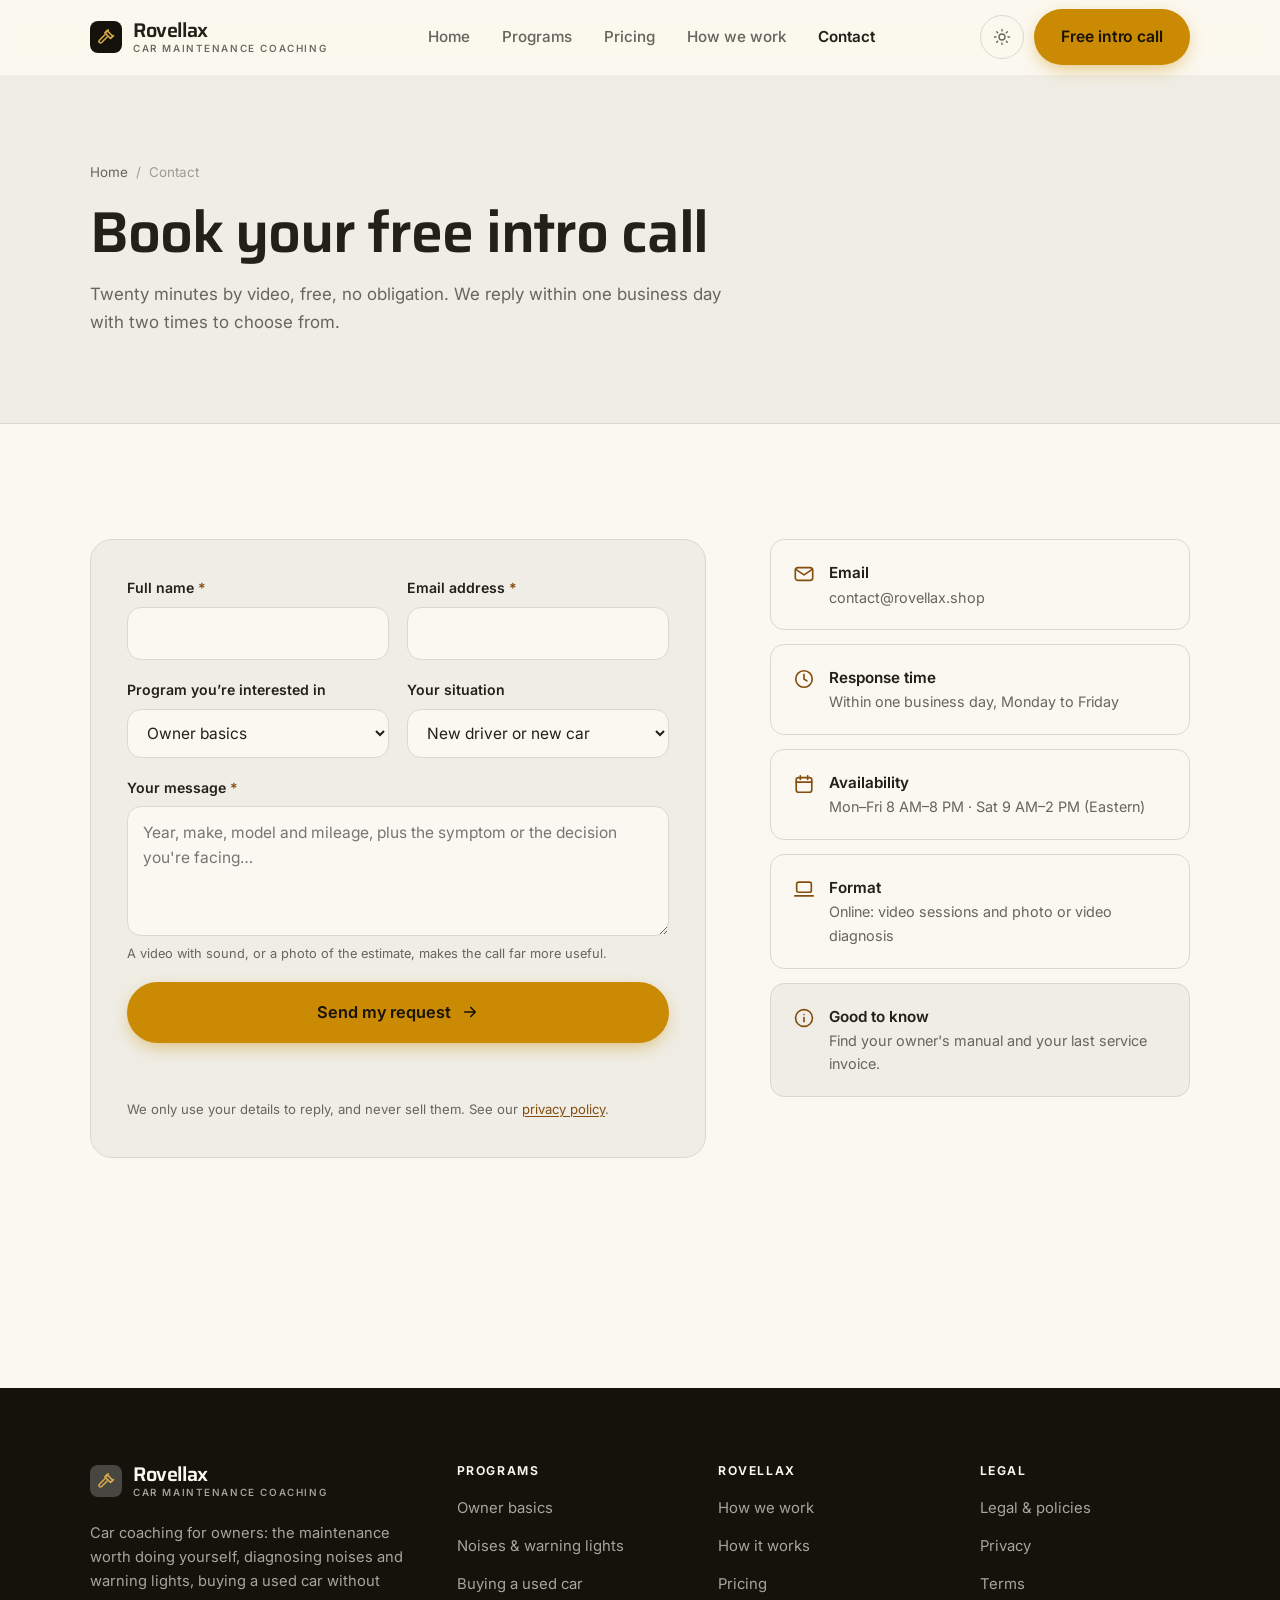
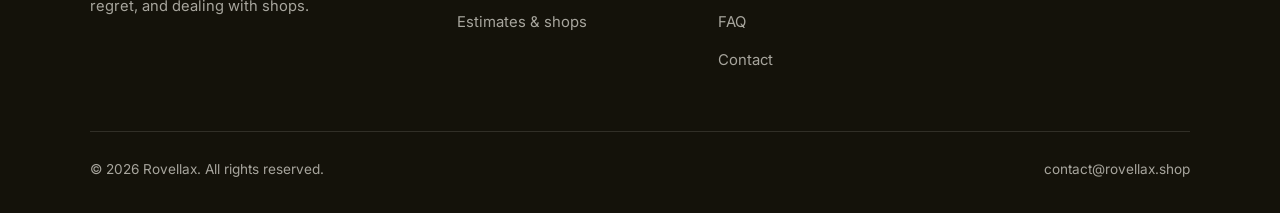
<file: contact.html>
<!DOCTYPE html>
<html lang="en" class="no-js">
<head>
<meta charset="utf-8">
<meta name="viewport" content="width=device-width, initial-scale=1">
<title>Contact — Rovellax</title>
<meta name="description" content="Book your free 20-minute intro call. We reply within one business day.">
<link rel="canonical" href="https://rovellax.shop/contact.html">

<meta property="og:type" content="website">
<meta property="og:url" content="https://rovellax.shop/contact.html">
<meta property="og:site_name" content="Rovellax">
<meta property="og:locale" content="en_US">
<meta property="og:title" content="Contact — Rovellax">
<meta property="og:description" content="Book your free 20-minute intro call. We reply within one business day.">
<meta name="theme-color" content="#14120a">

<link rel="icon" href="assets/img/favicon.svg" type="image/svg+xml">
<link rel="preconnect" href="https://fonts.googleapis.com">
<link rel="preconnect" href="https://fonts.gstatic.com" crossorigin>
<link rel="stylesheet" href="https://fonts.googleapis.com/css2?family=Saira:wght@400..700&family=Inter:wght@400..700&display=swap">
<link rel="stylesheet" href="assets/css/style.css">

<!-- Thème appliqué avant le premier rendu (évite le flash) -->
<script>
document.documentElement.classList.remove('no-js');
(function(){try{var t=localStorage.getItem('site-theme');if(t){document.documentElement.setAttribute('data-theme',t);}}catch(e){}})();
</script>
</head>

<body>
<a class="skip-link" href="#main">Skip to main content</a>

<header class="site-header">
  <nav class="wrap nav" aria-label="Main navigation">
    <a class="brand" href="index.html">
      <svg class="brand__mark" viewBox="0 0 64 64" aria-hidden="true">
        <rect class="bm-bg" width="64" height="64" rx="16"/>
        <g class="bm-ic" transform="translate(14 14) scale(1.5)" fill="none" stroke-width="2.1" stroke-linecap="round" stroke-linejoin="round"><path d="M13.5 3.5 21 11l-3 3-7.5-7.5z"/><path d="M10.5 9 3.2 16.3a2.1 2.1 0 0 0 3 3L13.5 12"/><path d="M15 2.5 12 5.5M19.5 12.5 22 10"/></g>
      </svg>
      <span>Rovellax<span class="brand__sub">Car maintenance coaching</span></span>
    </a>

    <ul class="nav__links" id="nav-links">
      <li><a href="index.html">Home</a></li>
      <li><a href="programs.html">Programs</a></li>
      <li><a href="index.html#pricing">Pricing</a></li>
      <li><a href="about.html">How we work</a></li>
      <li><a href="contact.html" aria-current="page">Contact</a></li>
      <li><a class="btn btn--primary" href="contact.html">Free intro call</a></li>
    </ul>

    <div class="nav__cta">
      <button class="theme-toggle" type="button" aria-label="Switch to dark theme">
        <svg class="icon-sun" viewBox="0 0 24 24" fill="none" stroke="currentColor" stroke-width="1.8" stroke-linecap="round" aria-hidden="true"><circle cx="12" cy="12" r="4"/><path d="M12 2v2m0 16v2M2 12h2m16 0h2M4.9 4.9l1.4 1.4m11.4 11.4 1.4 1.4M19.1 4.9l-1.4 1.4M6.3 17.7l-1.4 1.4"/></svg>
        <svg class="icon-moon" viewBox="0 0 24 24" fill="none" stroke="currentColor" stroke-width="1.8" stroke-linecap="round" stroke-linejoin="round" aria-hidden="true"><path d="M21 12.8A9 9 0 1 1 11.2 3a7 7 0 0 0 9.8 9.8z"/></svg>
      </button>
      <a class="btn btn--primary" href="contact.html">Free intro call</a>
      <button class="nav__toggle" type="button" aria-expanded="false" aria-controls="nav-links" aria-label="Open menu">
        <svg class="icon-open" viewBox="0 0 24 24" fill="none" stroke="currentColor" stroke-width="2" stroke-linecap="round" aria-hidden="true"><path d="M3 6h18M3 12h18M3 18h18"/></svg>
        <svg class="icon-close" viewBox="0 0 24 24" fill="none" stroke="currentColor" stroke-width="2" stroke-linecap="round" aria-hidden="true"><path d="M6 6l12 12M18 6L6 18"/></svg>
      </button>
    </div>
  </nav>
</header>

<main id="main">

<section class="page-head">
  <div class="wrap">
    <nav class="breadcrumb" aria-label="Breadcrumb">
      <a href="index.html">Home</a><span>/</span><span aria-current="page">Contact</span>
    </nav>
    <h1>Book your free intro call</h1>
    <p>Twenty minutes by video, free, no obligation. We reply within one business day with two times to choose from.</p>
  </div>
</section>

<section class="section wrap">
  <div class="form-layout">

    <!--
      FORM: the action attribute holds a placeholder id. Create a free form at
      https://formspree.io and replace VOTRE_ID_FORMSPREE. Until then, the button
      opens the visitor's email app with a pre-filled message to contact@rovellax.shop.
    -->
    <form class="form" id="contact-form" action="https://formspree.io/f/VOTRE_ID_FORMSPREE" method="POST"
          data-email="contact@rovellax.shop" data-subject="Intro call request"
          data-msg-mail="Your email app will open with the message ready to send." data-msg-sending="Sending…"
          data-msg-ok="Thanks! Your message is on its way. We reply within one business day." data-msg-err="Sending failed. Please email us directly at">
      <div class="form__row">
        <div class="field">
          <label for="nom">Full name <span class="req" aria-hidden="true">*</span></label>
          <input type="text" id="nom" name="nom" autocomplete="name" required>
        </div>
        <div class="field">
          <label for="email">Email address <span class="req" aria-hidden="true">*</span></label>
          <input type="email" id="email" name="email" autocomplete="email" required>
        </div>
      </div>

      <div class="form__row">
        <div class="field">
          <label for="programme">Program you’re interested in</label>
          <select id="programme" name="programme">
            <option>Owner basics</option>
            <option>Noises &amp; warning lights</option>
            <option>Buying a used car</option>
            <option>Estimates &amp; shops</option>
            <option>Not sure yet</option>
          </select>
        </div>
        <div class="field">
          <label for="niveau">Your situation</label>
          <select id="niveau" name="niveau">
            <option>New driver or new car</option>
            <option>Something is making a noise</option>
            <option>Big estimate to review</option>
            <option>Buying a used car</option>
          </select>
        </div>
      </div>

      <div class="field">
        <label for="message">Your message <span class="req" aria-hidden="true">*</span></label>
        <textarea id="message" name="message" required placeholder="Year, make, model and mileage, plus the symptom or the decision you're facing…"></textarea>
        <span class="field__hint">A video with sound, or a photo of the estimate, makes the call far more useful.</span>
      </div>

      <!-- Bot trap: hidden from humans -->
      <div class="visually-hidden" aria-hidden="true">
        <label for="site-web">Leave this field empty</label>
        <input type="text" id="site-web" name="_gotcha" tabindex="-1" autocomplete="off">
      </div>

      <button class="btn btn--primary btn--lg" type="submit">Send my request <svg viewBox="0 0 24 24" fill="none" stroke="currentColor" stroke-width="2.2" stroke-linecap="round" stroke-linejoin="round" aria-hidden="true"><path d="M5 12h14M13 6l6 6-6 6"/></svg></button>

      <p id="form-status" class="form__status" role="status" aria-live="polite"></p>

      <p class="form__note">
        We only use your details to reply, and never sell them. See our <a href="legal.html#privacy">privacy policy</a>.
      </p>
    </form>

    <aside class="contact-aside">
      <div class="contact-card">
        <svg viewBox="0 0 24 24" fill="none" stroke="currentColor" stroke-width="1.8" stroke-linecap="round" stroke-linejoin="round" aria-hidden="true"><rect x="2.5" y="5" width="19" height="14" rx="3"/><path d="M3 7l9 6 9-6"/></svg>
        <div><b>Email</b><a href="mailto:contact@rovellax.shop">contact@rovellax.shop</a></div>
      </div>
      <div class="contact-card">
        <svg viewBox="0 0 24 24" fill="none" stroke="currentColor" stroke-width="1.8" stroke-linecap="round" stroke-linejoin="round" aria-hidden="true"><circle cx="12" cy="12" r="9"/><path d="M12 7v5l3.2 2"/></svg>
        <div><b>Response time</b><span>Within one business day, Monday to Friday</span></div>
      </div>
      <div class="contact-card">
        <svg viewBox="0 0 24 24" fill="none" stroke="currentColor" stroke-width="1.8" stroke-linecap="round" stroke-linejoin="round" aria-hidden="true"><rect x="3.5" y="5" width="17" height="16" rx="2.5"/><path d="M8 3v4M16 3v4M3.5 10h17"/></svg>
        <div><b>Availability</b><span>Mon–Fri 8 AM–8 PM · Sat 9 AM–2 PM (Eastern)</span></div>
      </div>
      <div class="contact-card">
        <svg viewBox="0 0 24 24" fill="none" stroke="currentColor" stroke-width="1.8" stroke-linecap="round" stroke-linejoin="round" aria-hidden="true"><rect x="4" y="4.5" width="16" height="11" rx="2"/><path d="M2 19.5h20"/></svg>
        <div><b>Format</b><span>Online: video sessions and photo or video diagnosis</span></div>
      </div>
      <div class="contact-card contact-card--soft">
        <svg viewBox="0 0 24 24" fill="none" stroke="currentColor" stroke-width="1.8" stroke-linecap="round" stroke-linejoin="round" aria-hidden="true"><circle cx="12" cy="12" r="9.2"/><path d="M12 16v-4.5M12 8.2v.1"/></svg>
        <div><b>Good to know</b><span>Find your owner's manual and your last service invoice.</span></div>
      </div>
    </aside>

  </div>
</section>

</main>

<footer class="site-footer">
  <div class="wrap">
    <div class="footer__grid">
      <div class="footer__brand">
        <a class="brand" href="index.html">
          <svg class="brand__mark" viewBox="0 0 64 64" aria-hidden="true">
        <rect class="bm-bg" width="64" height="64" rx="16"/>
        <g class="bm-ic" transform="translate(14 14) scale(1.5)" fill="none" stroke-width="2.1" stroke-linecap="round" stroke-linejoin="round"><path d="M13.5 3.5 21 11l-3 3-7.5-7.5z"/><path d="M10.5 9 3.2 16.3a2.1 2.1 0 0 0 3 3L13.5 12"/><path d="M15 2.5 12 5.5M19.5 12.5 22 10"/></g>
      </svg>
          <span>Rovellax<span class="brand__sub">Car maintenance coaching</span></span>
        </a>
        <p>Car coaching for owners: the maintenance worth doing yourself, diagnosing noises and warning lights, buying a used car without regret, and dealing with shops.</p>
      </div>

      <div class="footer__col">
        <h4>Programs</h4>
        <ul>
          <li><a href="programs.html#basics">Owner basics</a></li>
          <li><a href="programs.html#diagnose">Noises &amp; warning lights</a></li>
          <li><a href="programs.html#buying">Buying a used car</a></li>
          <li><a href="programs.html#shops">Estimates &amp; shops</a></li>
        </ul>
      </div>

      <div class="footer__col">
        <h4>Rovellax</h4>
        <ul>
          <li><a href="about.html">How we work</a></li>
          <li><a href="index.html#how-it-works">How it works</a></li>
          <li><a href="index.html#pricing">Pricing</a></li>
          <li><a href="index.html#faq">FAQ</a></li>
          <li><a href="contact.html">Contact</a></li>
        </ul>
      </div>

      <div class="footer__col">
        <h4>Legal</h4>
        <ul>
          <li><a href="legal.html">Legal &amp; policies</a></li>
          <li><a href="legal.html#privacy">Privacy</a></li>
          <li><a href="legal.html#terms">Terms</a></li>
        </ul>
      </div>
    </div>

    <div class="footer__bottom">
      <p>© <span data-year>2026</span> Rovellax. All rights reserved.</p>
      <p><a href="mailto:contact@rovellax.shop">contact@rovellax.shop</a></p>
    </div>
  </div>
</footer>

<script src="assets/js/main.js" defer></script>
</body>
</html>
</file>
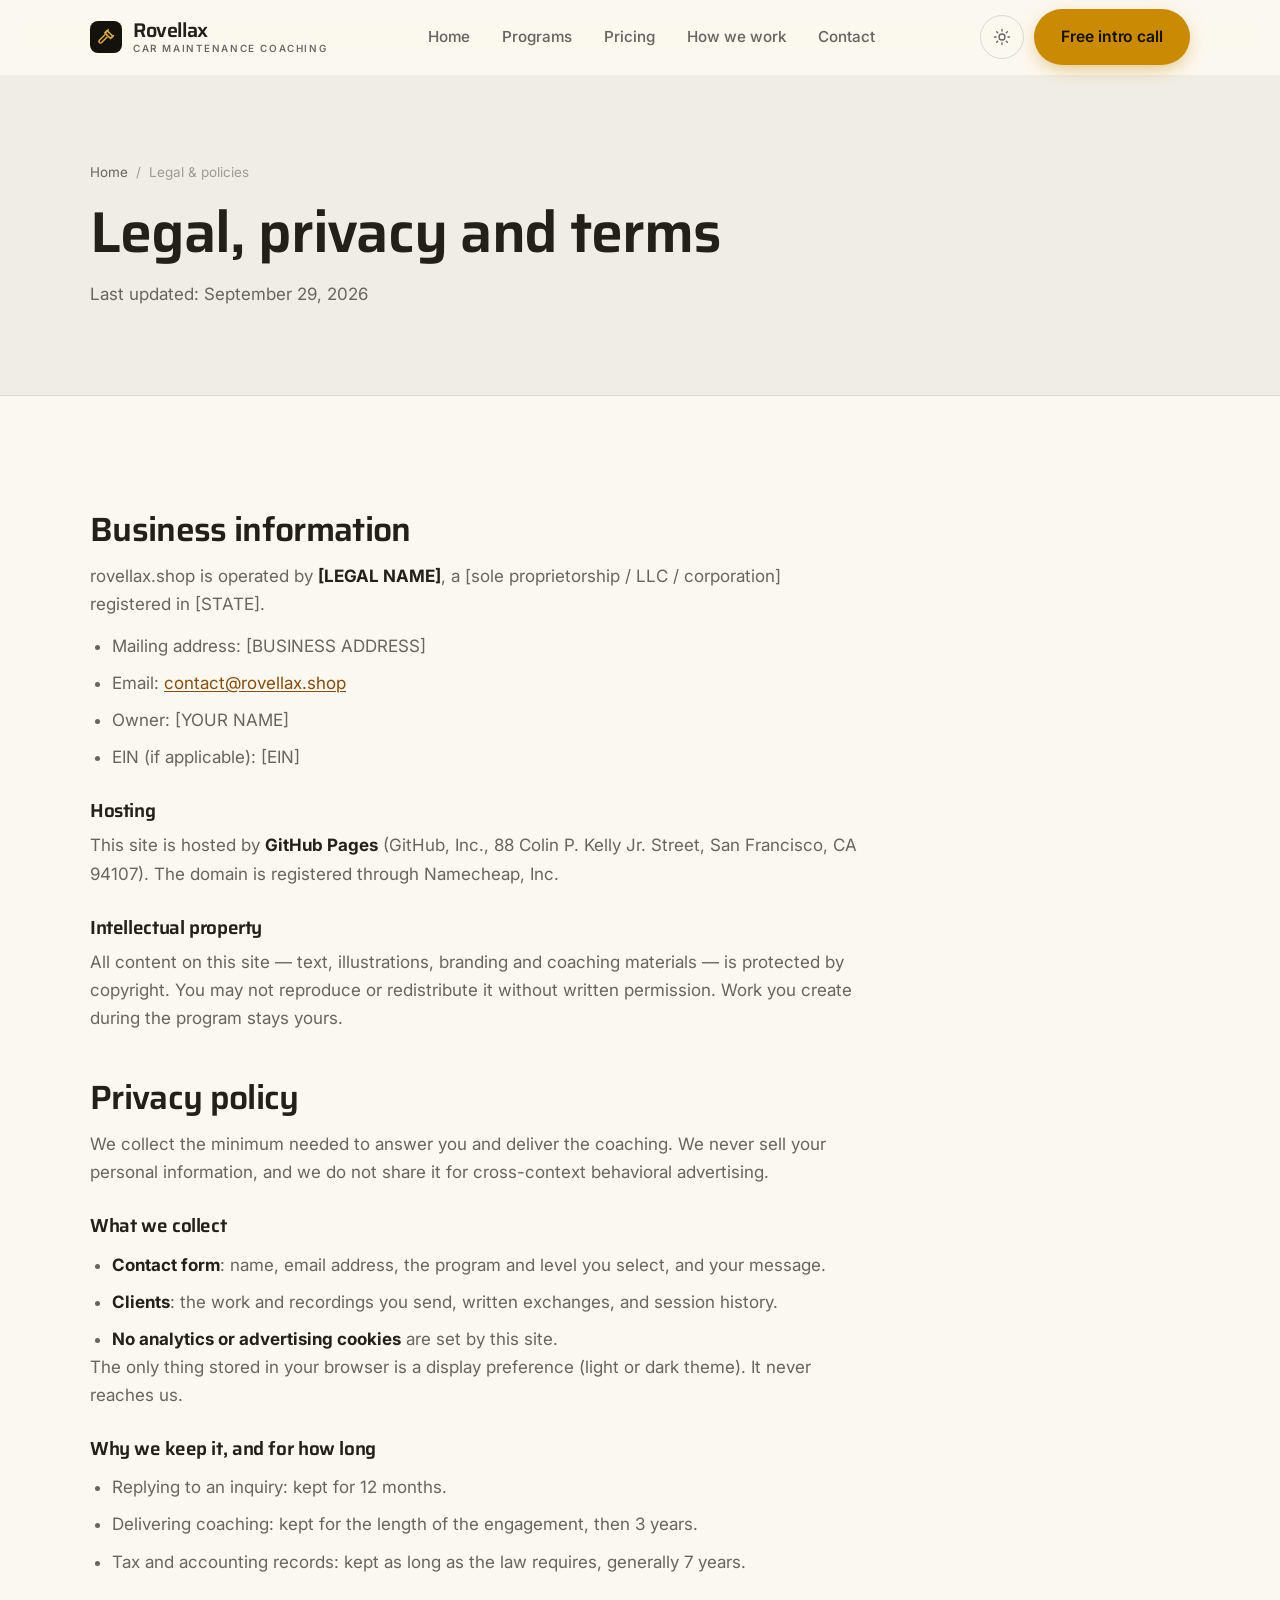
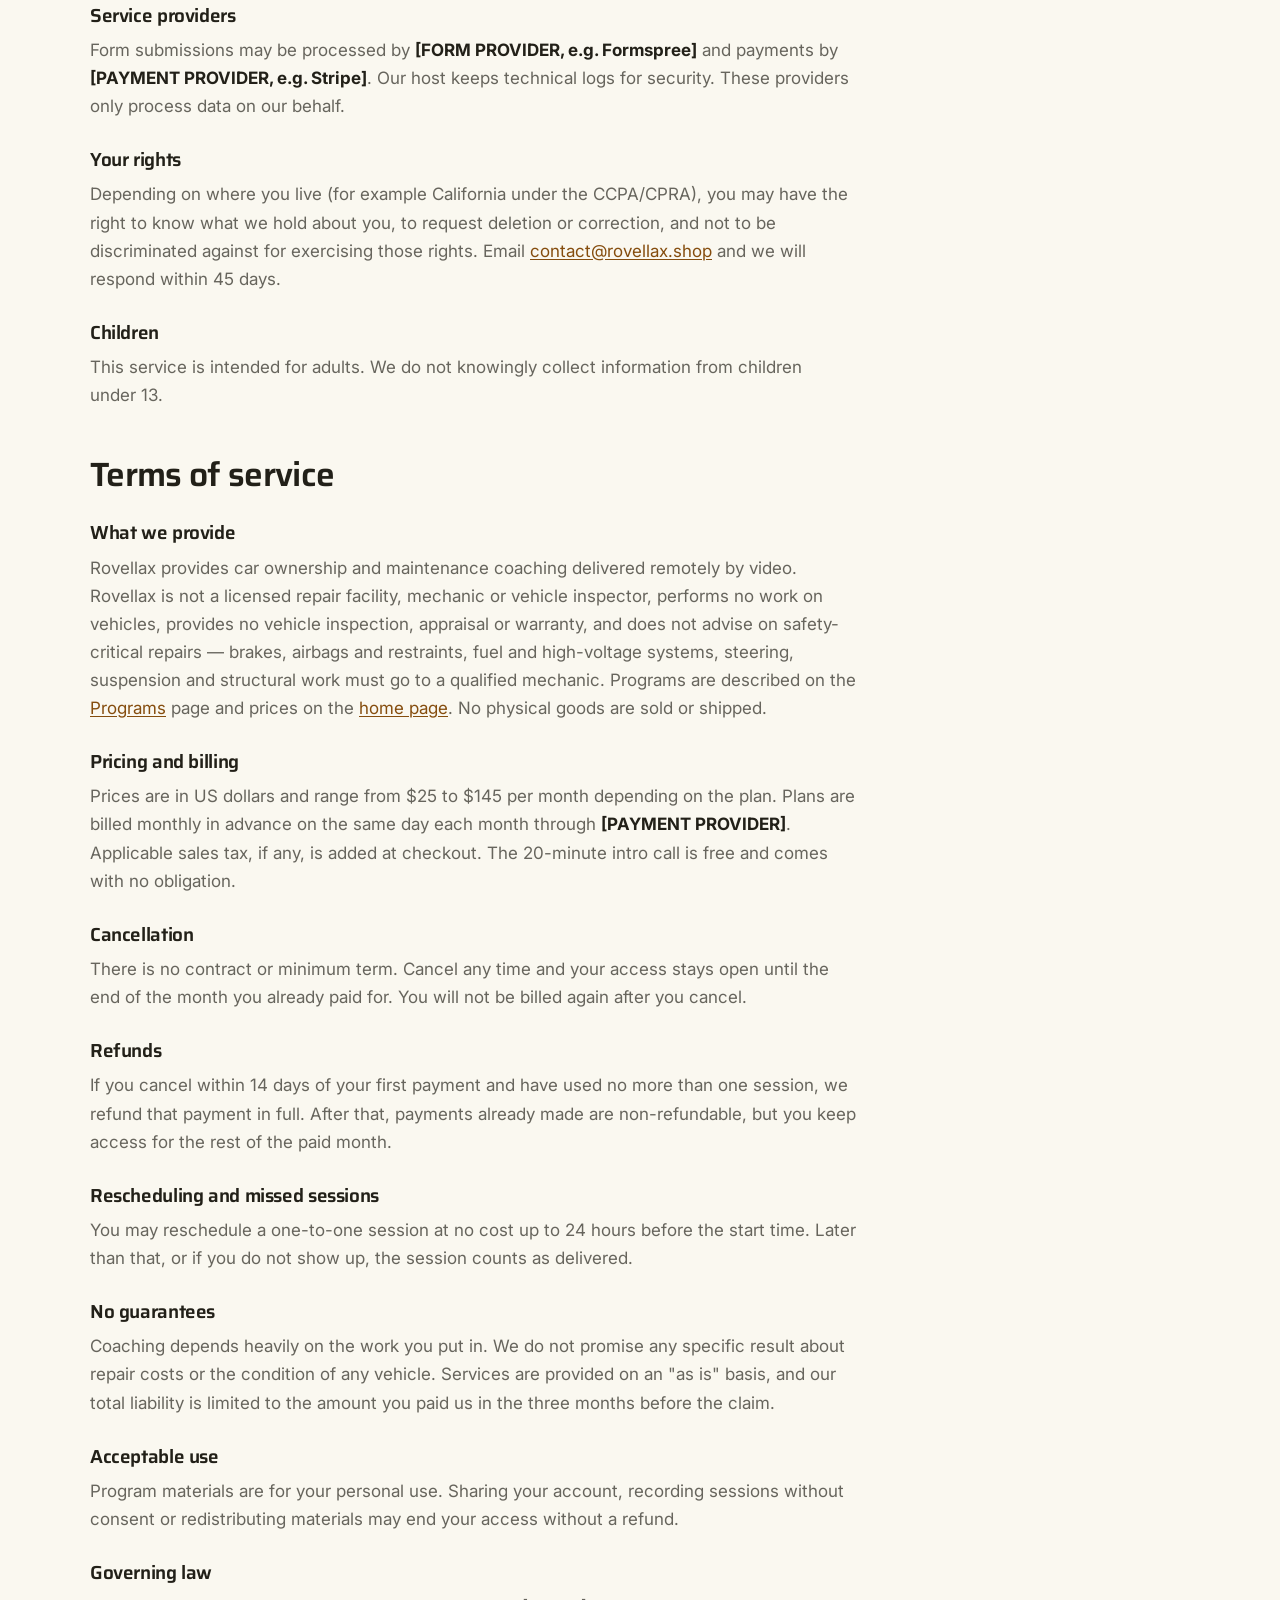
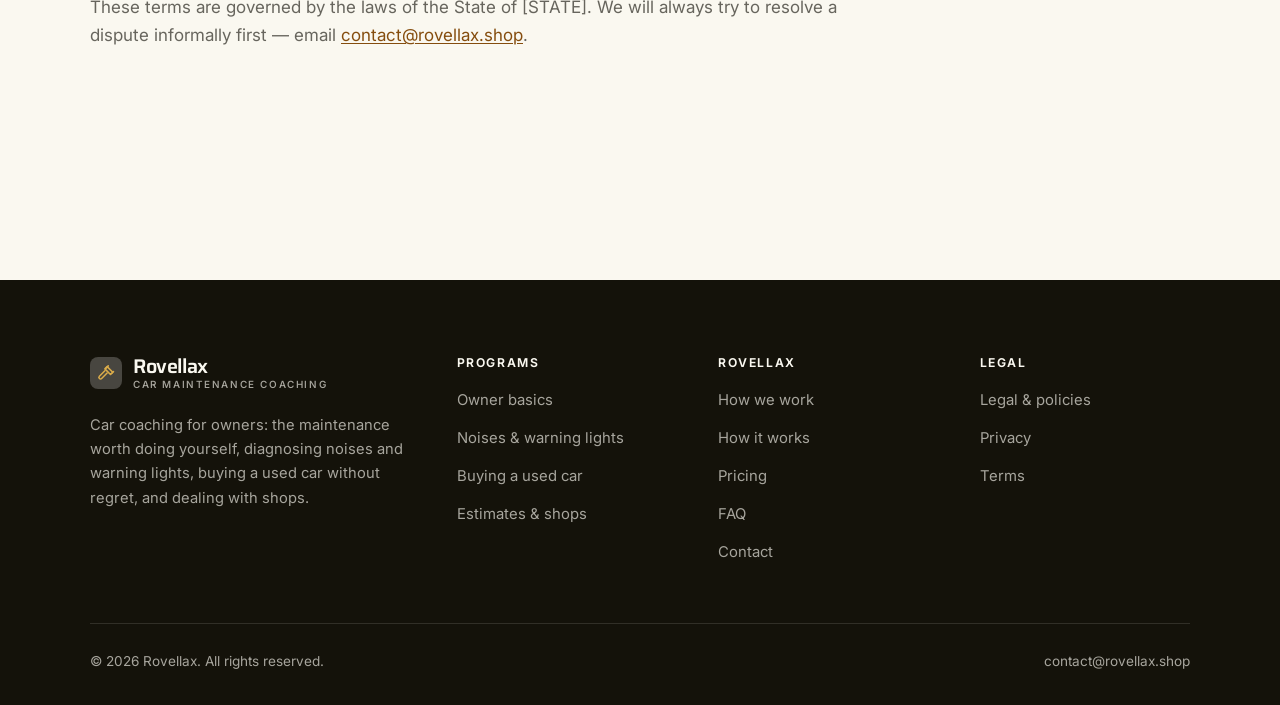
<file: legal.html>
<!DOCTYPE html>
<html lang="en" class="no-js">
<head>
<meta charset="utf-8">
<meta name="viewport" content="width=device-width, initial-scale=1">
<title>Legal, privacy and terms — Rovellax</title>
<meta name="description" content="Business information, privacy policy and terms of service for Rovellax.">
<meta name="robots" content="noindex">

<meta property="og:type" content="website">
<meta property="og:url" content="https://rovellax.shop/legal.html">
<meta property="og:site_name" content="Rovellax">
<meta property="og:locale" content="en_US">
<meta property="og:title" content="Legal, privacy and terms — Rovellax">
<meta property="og:description" content="Business information, privacy policy and terms of service for Rovellax.">
<meta name="theme-color" content="#14120a">

<link rel="icon" href="assets/img/favicon.svg" type="image/svg+xml">
<link rel="preconnect" href="https://fonts.googleapis.com">
<link rel="preconnect" href="https://fonts.gstatic.com" crossorigin>
<link rel="stylesheet" href="https://fonts.googleapis.com/css2?family=Saira:wght@400..700&family=Inter:wght@400..700&display=swap">
<link rel="stylesheet" href="assets/css/style.css">

<!-- Thème appliqué avant le premier rendu (évite le flash) -->
<script>
document.documentElement.classList.remove('no-js');
(function(){try{var t=localStorage.getItem('site-theme');if(t){document.documentElement.setAttribute('data-theme',t);}}catch(e){}})();
</script>
</head>

<body>
<a class="skip-link" href="#main">Skip to main content</a>

<header class="site-header">
  <nav class="wrap nav" aria-label="Main navigation">
    <a class="brand" href="index.html">
      <svg class="brand__mark" viewBox="0 0 64 64" aria-hidden="true">
        <rect class="bm-bg" width="64" height="64" rx="16"/>
        <g class="bm-ic" transform="translate(14 14) scale(1.5)" fill="none" stroke-width="2.1" stroke-linecap="round" stroke-linejoin="round"><path d="M13.5 3.5 21 11l-3 3-7.5-7.5z"/><path d="M10.5 9 3.2 16.3a2.1 2.1 0 0 0 3 3L13.5 12"/><path d="M15 2.5 12 5.5M19.5 12.5 22 10"/></g>
      </svg>
      <span>Rovellax<span class="brand__sub">Car maintenance coaching</span></span>
    </a>

    <ul class="nav__links" id="nav-links">
      <li><a href="index.html">Home</a></li>
      <li><a href="programs.html">Programs</a></li>
      <li><a href="index.html#pricing">Pricing</a></li>
      <li><a href="about.html">How we work</a></li>
      <li><a href="contact.html">Contact</a></li>
      <li><a class="btn btn--primary" href="contact.html">Free intro call</a></li>
    </ul>

    <div class="nav__cta">
      <button class="theme-toggle" type="button" aria-label="Switch to dark theme">
        <svg class="icon-sun" viewBox="0 0 24 24" fill="none" stroke="currentColor" stroke-width="1.8" stroke-linecap="round" aria-hidden="true"><circle cx="12" cy="12" r="4"/><path d="M12 2v2m0 16v2M2 12h2m16 0h2M4.9 4.9l1.4 1.4m11.4 11.4 1.4 1.4M19.1 4.9l-1.4 1.4M6.3 17.7l-1.4 1.4"/></svg>
        <svg class="icon-moon" viewBox="0 0 24 24" fill="none" stroke="currentColor" stroke-width="1.8" stroke-linecap="round" stroke-linejoin="round" aria-hidden="true"><path d="M21 12.8A9 9 0 1 1 11.2 3a7 7 0 0 0 9.8 9.8z"/></svg>
      </button>
      <a class="btn btn--primary" href="contact.html">Free intro call</a>
      <button class="nav__toggle" type="button" aria-expanded="false" aria-controls="nav-links" aria-label="Open menu">
        <svg class="icon-open" viewBox="0 0 24 24" fill="none" stroke="currentColor" stroke-width="2" stroke-linecap="round" aria-hidden="true"><path d="M3 6h18M3 12h18M3 18h18"/></svg>
        <svg class="icon-close" viewBox="0 0 24 24" fill="none" stroke="currentColor" stroke-width="2" stroke-linecap="round" aria-hidden="true"><path d="M6 6l12 12M18 6L6 18"/></svg>
      </button>
    </div>
  </nav>
</header>

<main id="main">

<section class="page-head">
  <div class="wrap">
    <nav class="breadcrumb" aria-label="Breadcrumb">
      <a href="index.html">Home</a><span>/</span><span aria-current="page">Legal &amp; policies</span>
    </nav>
    <h1>Legal, privacy and terms</h1>
    <p>Last updated: <time datetime="2026-09-29">September 29, 2026</time></p>
  </div>
</section>

<section class="section wrap">
  <div class="prose">

    <!--
      TO DO: this is a skeleton, not legal advice. Replace every [BRACKET] with
      your real details before selling, and have a lawyer review it if you can.
      Consumer protection rules differ by state.
    -->

    <h2 id="business">Business information</h2>
    <p>
      rovellax.shop is operated by <strong>[LEGAL NAME]</strong>, a [sole proprietorship / LLC / corporation]
      registered in [STATE].
    </p>
    <ul>
      <li>Mailing address: [BUSINESS ADDRESS]</li>
      <li>Email: <a href="mailto:contact@rovellax.shop">contact@rovellax.shop</a></li>
      <li>Owner: [YOUR NAME]</li>
      <li>EIN (if applicable): [EIN]</li>
    </ul>

    <h3>Hosting</h3>
    <p>
      This site is hosted by <strong>GitHub Pages</strong> (GitHub, Inc., 88 Colin P. Kelly Jr. Street,
      San Francisco, CA 94107). The domain is registered through Namecheap, Inc.
    </p>

    <h3>Intellectual property</h3>
    <p>
      All content on this site — text, illustrations, branding and coaching materials — is protected by
      copyright. You may not reproduce or redistribute it without written permission. Work you create during
      the program stays yours.
    </p>

    <h2 id="privacy">Privacy policy</h2>
    <p>
      We collect the minimum needed to answer you and deliver the coaching. We never sell your personal
      information, and we do not share it for cross-context behavioral advertising.
    </p>
    <h3>What we collect</h3>
    <ul>
      <li><strong>Contact form</strong>: name, email address, the program and level you select, and your message.</li>
      <li><strong>Clients</strong>: the work and recordings you send, written exchanges, and session history.</li>
      <li><strong>No analytics or advertising cookies</strong> are set by this site.</li>
    </ul>
    <p>
      The only thing stored in your browser is a display preference (light or dark theme). It never reaches us.
    </p>
    <h3>Why we keep it, and for how long</h3>
    <ul>
      <li>Replying to an inquiry: kept for 12 months.</li>
      <li>Delivering coaching: kept for the length of the engagement, then 3 years.</li>
      <li>Tax and accounting records: kept as long as the law requires, generally 7 years.</li>
    </ul>
    <h3>Service providers</h3>
    <p>
      Form submissions may be processed by <strong>[FORM PROVIDER, e.g. Formspree]</strong> and payments by
      <strong>[PAYMENT PROVIDER, e.g. Stripe]</strong>. Our host keeps technical logs for security. These
      providers only process data on our behalf.
    </p>
    <h3>Your rights</h3>
    <p>
      Depending on where you live (for example California under the CCPA/CPRA), you may have the right to
      know what we hold about you, to request deletion or correction, and not to be discriminated against for
      exercising those rights. Email <a href="mailto:contact@rovellax.shop">contact@rovellax.shop</a> and we will respond within 45 days.
    </p>
    <h3>Children</h3>
    <p>
      This service is intended for adults. We do not knowingly collect information from children under 13.
    </p>

    <h2 id="terms">Terms of service</h2>
    <h3>What we provide</h3>
    <p>
      Rovellax provides car ownership and maintenance coaching delivered remotely by video. Rovellax is not a licensed repair facility, mechanic or vehicle inspector, performs no work on vehicles, provides no vehicle inspection, appraisal or warranty, and does not advise on safety-critical repairs — brakes, airbags and restraints, fuel and high-voltage systems, steering, suspension and structural work must go to a qualified mechanic. Programs are described on the
      <a href="programs.html">Programs</a> page and prices on the <a href="index.html#pricing">home page</a>.
      No physical goods are sold or shipped.
    </p>
    <h3>Pricing and billing</h3>
    <p>
      Prices are in US dollars and range from $25 to $145 per month
      depending on the plan. Plans are billed monthly in advance on the same day each month through
      <strong>[PAYMENT PROVIDER]</strong>. Applicable sales tax, if any, is added at checkout.
      The 20-minute intro call is free and comes with no obligation.
    </p>
    <h3>Cancellation</h3>
    <p>
      There is no contract or minimum term. Cancel any time and your access stays open until the end of the
      month you already paid for. You will not be billed again after you cancel.
    </p>
    <h3>Refunds</h3>
    <p>
      If you cancel within 14 days of your first payment and have used no more than one session, we refund
      that payment in full. After that, payments already made are non-refundable, but you keep access for the
      rest of the paid month.
    </p>
    <h3>Rescheduling and missed sessions</h3>
    <p>
      You may reschedule a one-to-one session at no cost up to 24 hours before the start time. Later than
      that, or if you do not show up, the session counts as delivered.
    </p>
    <h3>No guarantees</h3>
    <p>
      Coaching depends heavily on the work you put in. We do not promise any specific result
      about repair costs or the condition of any vehicle. Services are provided on an "as is" basis, and our total
      liability is limited to the amount you paid us in the three months before the claim.
    </p>
    <h3>Acceptable use</h3>
    <p>
      Program materials are for your personal use. Sharing your account, recording sessions without consent
      or redistributing materials may end your access without a refund.
    </p>
    <h3>Governing law</h3>
    <p>
      These terms are governed by the laws of the State of [STATE]. We will always try to resolve a dispute
      informally first — email <a href="mailto:contact@rovellax.shop">contact@rovellax.shop</a>.
    </p>

  </div>
</section>

</main>

<footer class="site-footer">
  <div class="wrap">
    <div class="footer__grid">
      <div class="footer__brand">
        <a class="brand" href="index.html">
          <svg class="brand__mark" viewBox="0 0 64 64" aria-hidden="true">
        <rect class="bm-bg" width="64" height="64" rx="16"/>
        <g class="bm-ic" transform="translate(14 14) scale(1.5)" fill="none" stroke-width="2.1" stroke-linecap="round" stroke-linejoin="round"><path d="M13.5 3.5 21 11l-3 3-7.5-7.5z"/><path d="M10.5 9 3.2 16.3a2.1 2.1 0 0 0 3 3L13.5 12"/><path d="M15 2.5 12 5.5M19.5 12.5 22 10"/></g>
      </svg>
          <span>Rovellax<span class="brand__sub">Car maintenance coaching</span></span>
        </a>
        <p>Car coaching for owners: the maintenance worth doing yourself, diagnosing noises and warning lights, buying a used car without regret, and dealing with shops.</p>
      </div>

      <div class="footer__col">
        <h4>Programs</h4>
        <ul>
          <li><a href="programs.html#basics">Owner basics</a></li>
          <li><a href="programs.html#diagnose">Noises &amp; warning lights</a></li>
          <li><a href="programs.html#buying">Buying a used car</a></li>
          <li><a href="programs.html#shops">Estimates &amp; shops</a></li>
        </ul>
      </div>

      <div class="footer__col">
        <h4>Rovellax</h4>
        <ul>
          <li><a href="about.html">How we work</a></li>
          <li><a href="index.html#how-it-works">How it works</a></li>
          <li><a href="index.html#pricing">Pricing</a></li>
          <li><a href="index.html#faq">FAQ</a></li>
          <li><a href="contact.html">Contact</a></li>
        </ul>
      </div>

      <div class="footer__col">
        <h4>Legal</h4>
        <ul>
          <li><a href="legal.html">Legal &amp; policies</a></li>
          <li><a href="legal.html#privacy">Privacy</a></li>
          <li><a href="legal.html#terms">Terms</a></li>
        </ul>
      </div>
    </div>

    <div class="footer__bottom">
      <p>© <span data-year>2026</span> Rovellax. All rights reserved.</p>
      <p><a href="mailto:contact@rovellax.shop">contact@rovellax.shop</a></p>
    </div>
  </div>
</footer>

<script src="assets/js/main.js" defer></script>
</body>
</html>
</file>
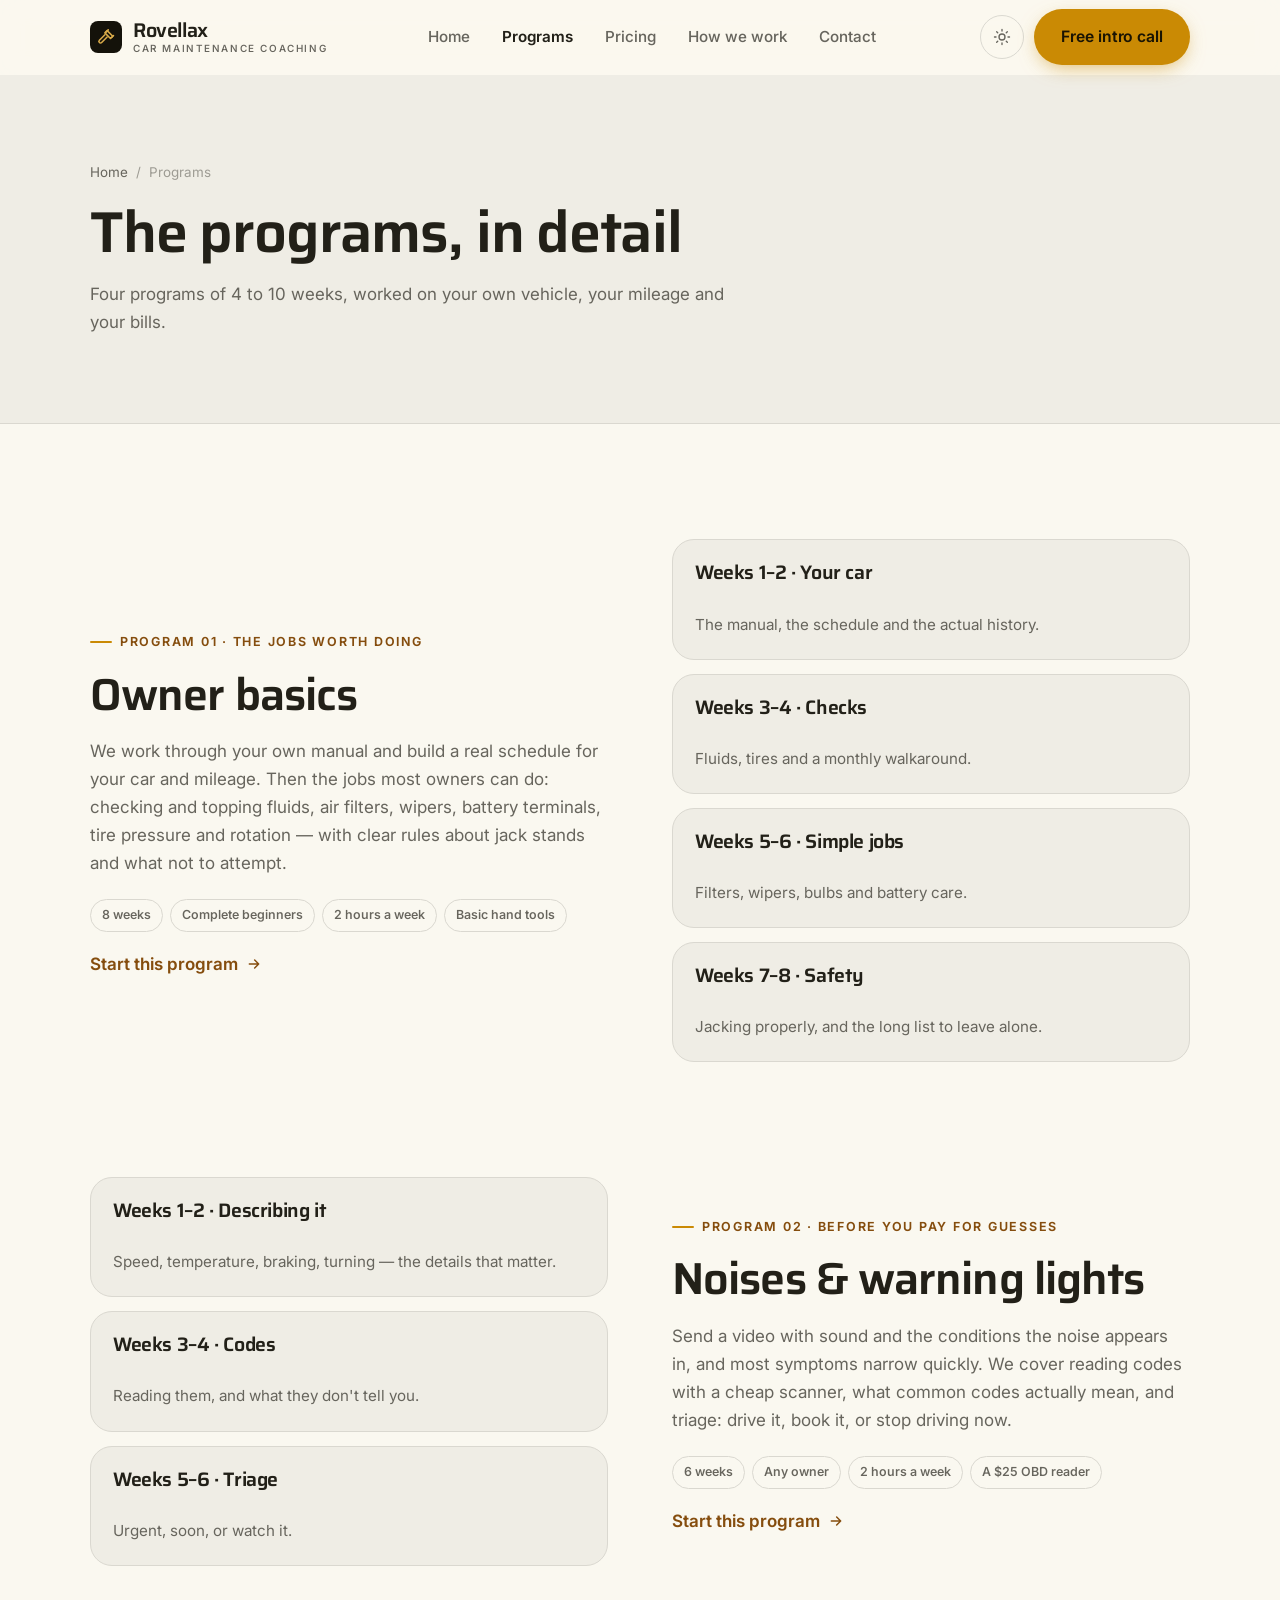
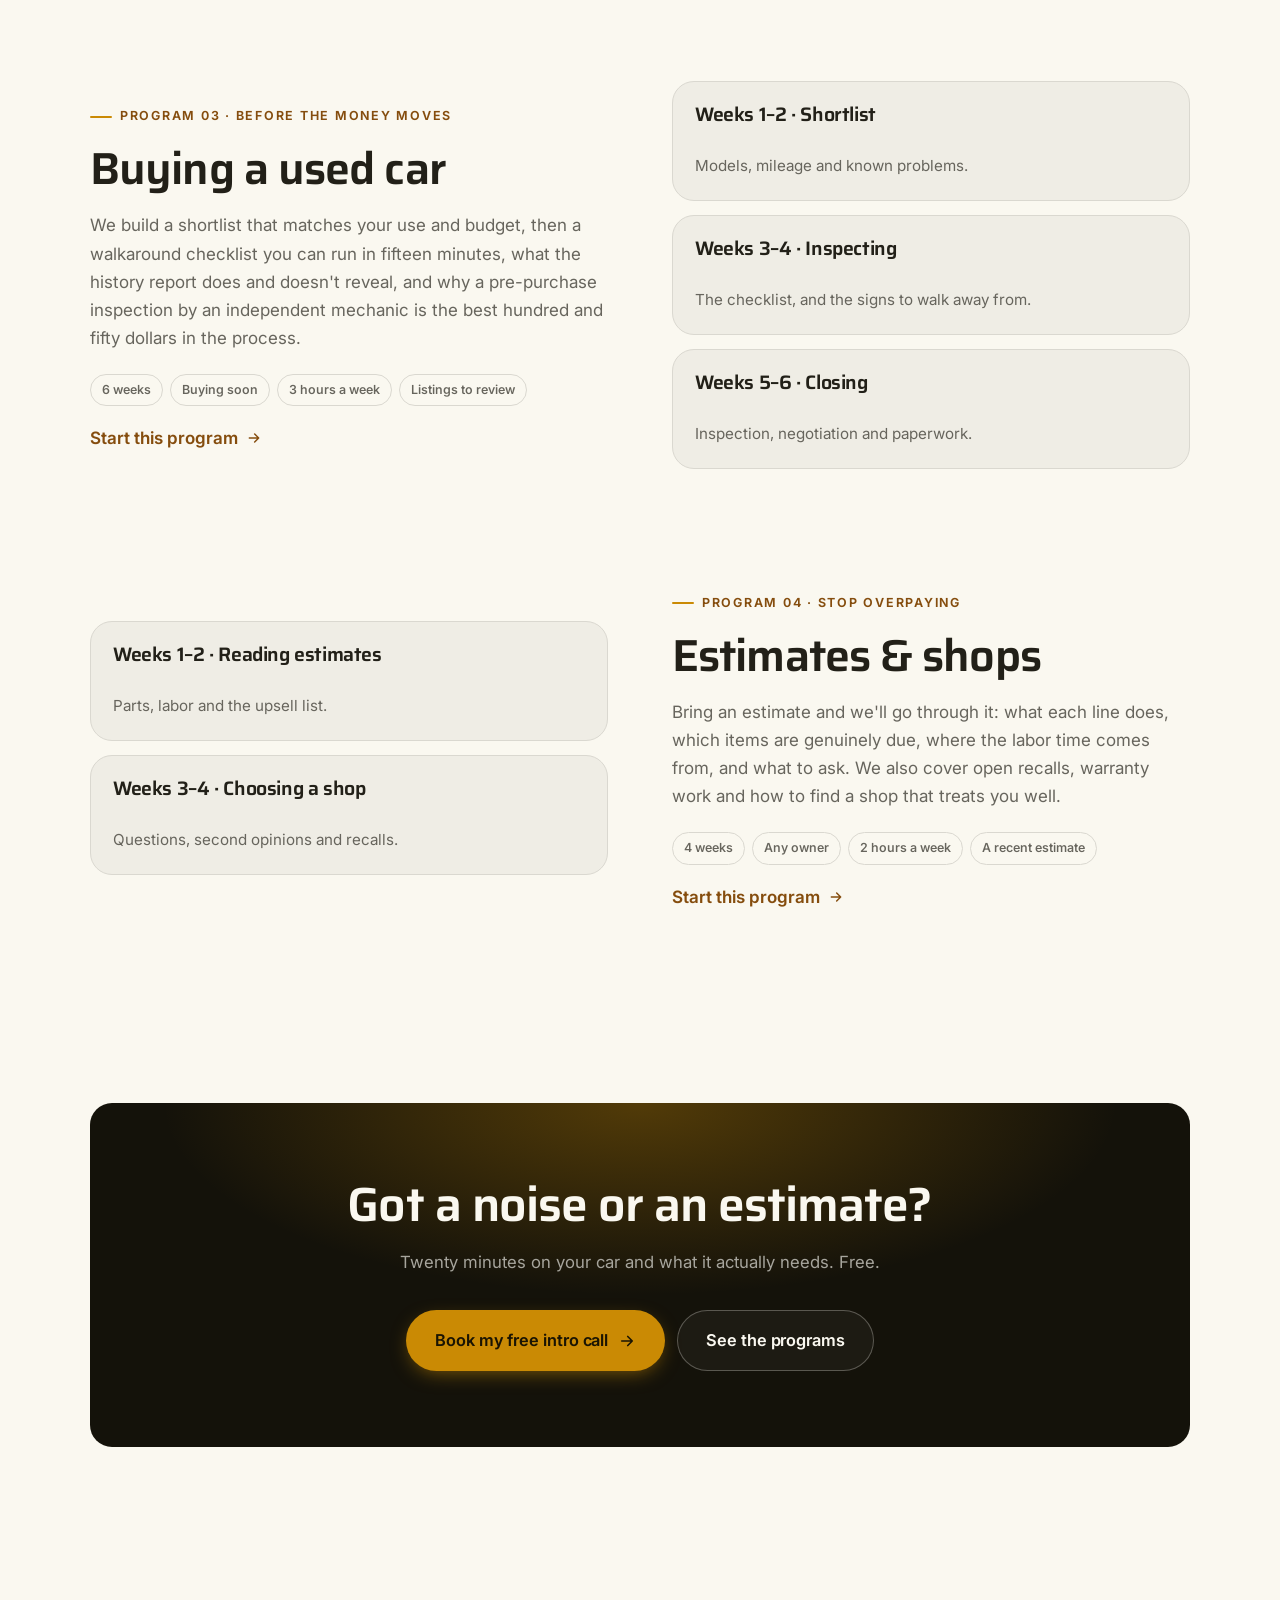
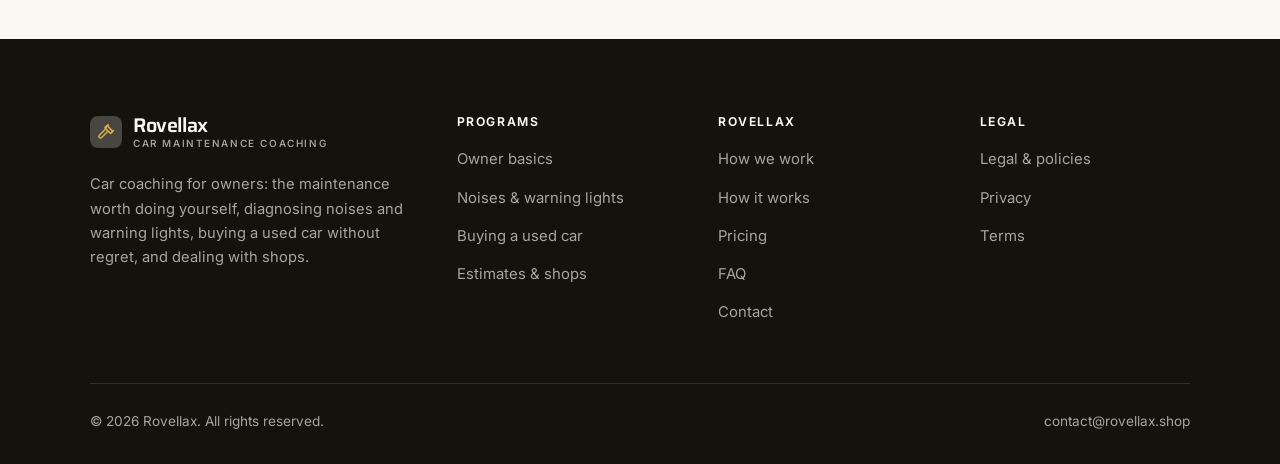
<file: programs.html>
<!DOCTYPE html>
<html lang="en" class="no-js">
<head>
<meta charset="utf-8">
<meta name="viewport" content="width=device-width, initial-scale=1">
<title>Programs — Rovellax</title>
<meta name="description" content="Car coaching programs: owner maintenance basics, diagnosing noises and warning lights, buying a used car, estimates and shops.">
<link rel="canonical" href="https://rovellax.shop/programs.html">

<meta property="og:type" content="website">
<meta property="og:url" content="https://rovellax.shop/programs.html">
<meta property="og:site_name" content="Rovellax">
<meta property="og:locale" content="en_US">
<meta property="og:title" content="Programs — Rovellax">
<meta property="og:description" content="Car coaching programs: owner maintenance basics, diagnosing noises and warning lights, buying a used car, estimates and shops.">
<meta name="theme-color" content="#14120a">

<link rel="icon" href="assets/img/favicon.svg" type="image/svg+xml">
<link rel="preconnect" href="https://fonts.googleapis.com">
<link rel="preconnect" href="https://fonts.gstatic.com" crossorigin>
<link rel="stylesheet" href="https://fonts.googleapis.com/css2?family=Saira:wght@400..700&family=Inter:wght@400..700&display=swap">
<link rel="stylesheet" href="assets/css/style.css">

<!-- Thème appliqué avant le premier rendu (évite le flash) -->
<script>
document.documentElement.classList.remove('no-js');
(function(){try{var t=localStorage.getItem('site-theme');if(t){document.documentElement.setAttribute('data-theme',t);}}catch(e){}})();
</script>
</head>

<body>
<a class="skip-link" href="#main">Skip to main content</a>

<header class="site-header">
  <nav class="wrap nav" aria-label="Main navigation">
    <a class="brand" href="index.html">
      <svg class="brand__mark" viewBox="0 0 64 64" aria-hidden="true">
        <rect class="bm-bg" width="64" height="64" rx="16"/>
        <g class="bm-ic" transform="translate(14 14) scale(1.5)" fill="none" stroke-width="2.1" stroke-linecap="round" stroke-linejoin="round"><path d="M13.5 3.5 21 11l-3 3-7.5-7.5z"/><path d="M10.5 9 3.2 16.3a2.1 2.1 0 0 0 3 3L13.5 12"/><path d="M15 2.5 12 5.5M19.5 12.5 22 10"/></g>
      </svg>
      <span>Rovellax<span class="brand__sub">Car maintenance coaching</span></span>
    </a>

    <ul class="nav__links" id="nav-links">
      <li><a href="index.html">Home</a></li>
      <li><a href="programs.html" aria-current="page">Programs</a></li>
      <li><a href="index.html#pricing">Pricing</a></li>
      <li><a href="about.html">How we work</a></li>
      <li><a href="contact.html">Contact</a></li>
      <li><a class="btn btn--primary" href="contact.html">Free intro call</a></li>
    </ul>

    <div class="nav__cta">
      <button class="theme-toggle" type="button" aria-label="Switch to dark theme">
        <svg class="icon-sun" viewBox="0 0 24 24" fill="none" stroke="currentColor" stroke-width="1.8" stroke-linecap="round" aria-hidden="true"><circle cx="12" cy="12" r="4"/><path d="M12 2v2m0 16v2M2 12h2m16 0h2M4.9 4.9l1.4 1.4m11.4 11.4 1.4 1.4M19.1 4.9l-1.4 1.4M6.3 17.7l-1.4 1.4"/></svg>
        <svg class="icon-moon" viewBox="0 0 24 24" fill="none" stroke="currentColor" stroke-width="1.8" stroke-linecap="round" stroke-linejoin="round" aria-hidden="true"><path d="M21 12.8A9 9 0 1 1 11.2 3a7 7 0 0 0 9.8 9.8z"/></svg>
      </button>
      <a class="btn btn--primary" href="contact.html">Free intro call</a>
      <button class="nav__toggle" type="button" aria-expanded="false" aria-controls="nav-links" aria-label="Open menu">
        <svg class="icon-open" viewBox="0 0 24 24" fill="none" stroke="currentColor" stroke-width="2" stroke-linecap="round" aria-hidden="true"><path d="M3 6h18M3 12h18M3 18h18"/></svg>
        <svg class="icon-close" viewBox="0 0 24 24" fill="none" stroke="currentColor" stroke-width="2" stroke-linecap="round" aria-hidden="true"><path d="M6 6l12 12M18 6L6 18"/></svg>
      </button>
    </div>
  </nav>
</header>

<main id="main">

<section class="page-head">
  <div class="wrap">
    <nav class="breadcrumb" aria-label="Breadcrumb">
      <a href="index.html">Home</a><span>/</span><span aria-current="page">Programs</span>
    </nav>
    <h1>The programs, in detail</h1>
    <p>Four programs of 4 to 10 weeks, worked on your own vehicle, your mileage and your bills.</p>
  </div>
</section>

<section class="section wrap" id="basics">
  <div class="split reveal">
    <div>
      <span class="eyebrow">Program 01 · The jobs worth doing</span>
      <h2>Owner basics</h2>
      <p>We work through your own manual and build a real schedule for your car and mileage. Then the jobs most owners can do: checking and topping fluids, air filters, wipers, battery terminals, tire pressure and rotation — with clear rules about jack stands and what not to attempt.</p>
      <ul class="tags"><li>8 weeks</li><li>Complete beginners</li><li>2 hours a week</li><li>Basic hand tools</li></ul>
      <p><a class="arrow-link" href="contact.html">Start this program <svg viewBox="0 0 24 24" fill="none" stroke="currentColor" stroke-width="2.2" stroke-linecap="round" stroke-linejoin="round" aria-hidden="true"><path d="M5 12h14M13 6l6 6-6 6"/></svg></a></p>
    </div>
    <div class="grid grid--2 grid--tight">
      <article class="card card--sm">
        <h3>Weeks 1–2 · Your car</h3>
        <p>The manual, the schedule and the actual history.</p>
      </article>
      <article class="card card--sm">
        <h3>Weeks 3–4 · Checks</h3>
        <p>Fluids, tires and a monthly walkaround.</p>
      </article>
      <article class="card card--sm">
        <h3>Weeks 5–6 · Simple jobs</h3>
        <p>Filters, wipers, bulbs and battery care.</p>
      </article>
      <article class="card card--sm">
        <h3>Weeks 7–8 · Safety</h3>
        <p>Jacking properly, and the long list to leave alone.</p>
      </article>
    </div>
  </div>
</section>

<section class="section section--flush wrap" id="diagnose">
  <div class="split reveal">
    <div class="grid grid--2 grid--tight">
      <article class="card card--sm">
        <h3>Weeks 1–2 · Describing it</h3>
        <p>Speed, temperature, braking, turning — the details that matter.</p>
      </article>
      <article class="card card--sm">
        <h3>Weeks 3–4 · Codes</h3>
        <p>Reading them, and what they don't tell you.</p>
      </article>
      <article class="card card--sm">
        <h3>Weeks 5–6 · Triage</h3>
        <p>Urgent, soon, or watch it.</p>
      </article>
    </div>
    <div>
      <span class="eyebrow">Program 02 · Before you pay for guesses</span>
      <h2>Noises &amp; warning lights</h2>
      <p>Send a video with sound and the conditions the noise appears in, and most symptoms narrow quickly. We cover reading codes with a cheap scanner, what common codes actually mean, and triage: drive it, book it, or stop driving now.</p>
      <ul class="tags"><li>6 weeks</li><li>Any owner</li><li>2 hours a week</li><li>A $25 OBD reader</li></ul>
      <p><a class="arrow-link" href="contact.html">Start this program <svg viewBox="0 0 24 24" fill="none" stroke="currentColor" stroke-width="2.2" stroke-linecap="round" stroke-linejoin="round" aria-hidden="true"><path d="M5 12h14M13 6l6 6-6 6"/></svg></a></p>
    </div>
  </div>
</section>

<section class="section section--flush wrap" id="buying">
  <div class="split reveal">
    <div>
      <span class="eyebrow">Program 03 · Before the money moves</span>
      <h2>Buying a used car</h2>
      <p>We build a shortlist that matches your use and budget, then a walkaround checklist you can run in fifteen minutes, what the history report does and doesn't reveal, and why a pre-purchase inspection by an independent mechanic is the best hundred and fifty dollars in the process.</p>
      <ul class="tags"><li>6 weeks</li><li>Buying soon</li><li>3 hours a week</li><li>Listings to review</li></ul>
      <p><a class="arrow-link" href="contact.html">Start this program <svg viewBox="0 0 24 24" fill="none" stroke="currentColor" stroke-width="2.2" stroke-linecap="round" stroke-linejoin="round" aria-hidden="true"><path d="M5 12h14M13 6l6 6-6 6"/></svg></a></p>
    </div>
    <div class="grid grid--2 grid--tight">
      <article class="card card--sm">
        <h3>Weeks 1–2 · Shortlist</h3>
        <p>Models, mileage and known problems.</p>
      </article>
      <article class="card card--sm">
        <h3>Weeks 3–4 · Inspecting</h3>
        <p>The checklist, and the signs to walk away from.</p>
      </article>
      <article class="card card--sm">
        <h3>Weeks 5–6 · Closing</h3>
        <p>Inspection, negotiation and paperwork.</p>
      </article>
    </div>
  </div>
</section>

<section class="section section--flush wrap" id="shops">
  <div class="split reveal">
    <div class="grid grid--2 grid--tight">
      <article class="card card--sm">
        <h3>Weeks 1–2 · Reading estimates</h3>
        <p>Parts, labor and the upsell list.</p>
      </article>
      <article class="card card--sm">
        <h3>Weeks 3–4 · Choosing a shop</h3>
        <p>Questions, second opinions and recalls.</p>
      </article>
    </div>
    <div>
      <span class="eyebrow">Program 04 · Stop overpaying</span>
      <h2>Estimates &amp; shops</h2>
      <p>Bring an estimate and we'll go through it: what each line does, which items are genuinely due, where the labor time comes from, and what to ask. We also cover open recalls, warranty work and how to find a shop that treats you well.</p>
      <ul class="tags"><li>4 weeks</li><li>Any owner</li><li>2 hours a week</li><li>A recent estimate</li></ul>
      <p><a class="arrow-link" href="contact.html">Start this program <svg viewBox="0 0 24 24" fill="none" stroke="currentColor" stroke-width="2.2" stroke-linecap="round" stroke-linejoin="round" aria-hidden="true"><path d="M5 12h14M13 6l6 6-6 6"/></svg></a></p>
    </div>
  </div>
</section>

<section class="wrap section--tight">
  <div class="cta-band reveal">
    <h2>Got a noise or an estimate?</h2>
    <p>Twenty minutes on your car and what it actually needs. Free.</p>
    <div class="hero__actions">
      <a class="btn btn--primary btn--lg" href="contact.html">Book my free intro call <svg viewBox="0 0 24 24" fill="none" stroke="currentColor" stroke-width="2.2" stroke-linecap="round" stroke-linejoin="round" aria-hidden="true"><path d="M5 12h14M13 6l6 6-6 6"/></svg></a>
      <a class="btn btn--on-dark btn--lg" href="programs.html">See the programs</a>
    </div>
  </div>
</section>

</main>

<footer class="site-footer">
  <div class="wrap">
    <div class="footer__grid">
      <div class="footer__brand">
        <a class="brand" href="index.html">
          <svg class="brand__mark" viewBox="0 0 64 64" aria-hidden="true">
        <rect class="bm-bg" width="64" height="64" rx="16"/>
        <g class="bm-ic" transform="translate(14 14) scale(1.5)" fill="none" stroke-width="2.1" stroke-linecap="round" stroke-linejoin="round"><path d="M13.5 3.5 21 11l-3 3-7.5-7.5z"/><path d="M10.5 9 3.2 16.3a2.1 2.1 0 0 0 3 3L13.5 12"/><path d="M15 2.5 12 5.5M19.5 12.5 22 10"/></g>
      </svg>
          <span>Rovellax<span class="brand__sub">Car maintenance coaching</span></span>
        </a>
        <p>Car coaching for owners: the maintenance worth doing yourself, diagnosing noises and warning lights, buying a used car without regret, and dealing with shops.</p>
      </div>

      <div class="footer__col">
        <h4>Programs</h4>
        <ul>
          <li><a href="programs.html#basics">Owner basics</a></li>
          <li><a href="programs.html#diagnose">Noises &amp; warning lights</a></li>
          <li><a href="programs.html#buying">Buying a used car</a></li>
          <li><a href="programs.html#shops">Estimates &amp; shops</a></li>
        </ul>
      </div>

      <div class="footer__col">
        <h4>Rovellax</h4>
        <ul>
          <li><a href="about.html">How we work</a></li>
          <li><a href="index.html#how-it-works">How it works</a></li>
          <li><a href="index.html#pricing">Pricing</a></li>
          <li><a href="index.html#faq">FAQ</a></li>
          <li><a href="contact.html">Contact</a></li>
        </ul>
      </div>

      <div class="footer__col">
        <h4>Legal</h4>
        <ul>
          <li><a href="legal.html">Legal &amp; policies</a></li>
          <li><a href="legal.html#privacy">Privacy</a></li>
          <li><a href="legal.html#terms">Terms</a></li>
        </ul>
      </div>
    </div>

    <div class="footer__bottom">
      <p>© <span data-year>2026</span> Rovellax. All rights reserved.</p>
      <p><a href="mailto:contact@rovellax.shop">contact@rovellax.shop</a></p>
    </div>
  </div>
</footer>

<script src="assets/js/main.js" defer></script>
</body>
</html>
</file>
<file: assets/css/style.css>
/* Rovellax — couleurs et polices de la marque.
   Modifier ces valeurs suffit à changer l'identité visuelle de tout le site. */
:root {
  --c-accent:    #ca8a04;
  --c-on-accent: #1a1403;
  --c-ink:       #14120a;
  --c-paper:     #faf8f0;

  --accent-ink-light: #854d0e;
  --accent-on-dark:   color-mix(in srgb, var(--c-accent) 72%, white);

  --font-display: "Saira", system-ui, -apple-system, "Segoe UI", sans-serif;
  --font-body: "Inter", system-ui, -apple-system, "Segoe UI", sans-serif;
  --display-weight: 600;
  --display-tracking: -.02em;
}

/* ==========================================================================
   Feuille de style commune aux sites de coaching
   Les couleurs de marque (--c-accent, --c-on-accent, --c-ink, --c-paper) et
   les polices sont définies juste au-dessus, par site. Tout le reste en dérive.
   ========================================================================== */

/* --------------------------------------------------------------------------
   1. Tokens dérivés
   -------------------------------------------------------------------------- */

:root {
  /* Thème clair */
  --paper:      var(--c-paper);
  --paper-2:    color-mix(in srgb, var(--c-paper) 95%, var(--c-ink));
  --paper-3:    color-mix(in srgb, var(--c-paper) 89%, var(--c-ink));
  --line:       color-mix(in srgb, var(--c-paper) 86%, var(--c-ink));
  --text:       color-mix(in srgb, var(--c-ink) 94%, var(--c-paper));
  --muted:      color-mix(in srgb, var(--c-ink) 64%, var(--c-paper));
  --accent:     var(--c-accent);
  --accent-600: color-mix(in srgb, var(--c-accent) 86%, black);
  --accent-ink: var(--accent-ink-light);
  --on-accent:  var(--c-on-accent);
  --ink:        var(--c-ink);
  --ink-soft:   color-mix(in srgb, var(--c-ink) 90%, white);
  --on-ink:     var(--c-paper);
  --on-ink-mut: color-mix(in srgb, var(--c-paper) 64%, var(--c-ink));
  --brand-bg:   var(--c-ink);

  /* Rayons */
  --r-sm: 8px;
  --r-md: 14px;
  --r-lg: 22px;
  --r-full: 999px;

  /* Ombres */
  --sh-1: 0 1px 2px rgba(0, 0, 0, .05), 0 2px 8px rgba(0, 0, 0, .04);
  --sh-2: 0 2px 4px rgba(0, 0, 0, .05), 0 12px 32px rgba(0, 0, 0, .09);
  --sh-3: 0 4px 8px rgba(0, 0, 0, .06), 0 24px 56px rgba(0, 0, 0, .14);

  /* Rythme */
  --gutter: clamp(16px, 4vw, 40px);
  --maxw: 1180px;
  --section-y: clamp(64px, 9vw, 124px);

  --ease: cubic-bezier(.22, .61, .36, 1);
}

/* Thème sombre — suit le système, sauf si l'utilisateur a choisi « clair » */
@media (prefers-color-scheme: dark) {
  :root:not([data-theme="light"]) {
    --paper:      var(--c-ink);
    --paper-2:    color-mix(in srgb, var(--c-ink) 92%, white);
    --paper-3:    color-mix(in srgb, var(--c-ink) 86%, white);
    --line:       color-mix(in srgb, var(--c-ink) 80%, white);
    --text:       color-mix(in srgb, var(--c-paper) 94%, var(--c-ink));
    --muted:      color-mix(in srgb, var(--c-paper) 66%, var(--c-ink));
    --accent-ink: var(--accent-on-dark);
    --ink:        color-mix(in srgb, var(--c-ink) 72%, black);
    --brand-bg:   color-mix(in srgb, var(--c-ink) 80%, white);
    --sh-1: 0 1px 2px rgba(0, 0, 0, .4), 0 2px 8px rgba(0, 0, 0, .3);
    --sh-2: 0 2px 4px rgba(0, 0, 0, .4), 0 12px 32px rgba(0, 0, 0, .45);
    --sh-3: 0 4px 8px rgba(0, 0, 0, .45), 0 24px 56px rgba(0, 0, 0, .55);
  }
}

/* Thème sombre — choix explicite */
:root[data-theme="dark"] {
  --paper:      var(--c-ink);
  --paper-2:    color-mix(in srgb, var(--c-ink) 92%, white);
  --paper-3:    color-mix(in srgb, var(--c-ink) 86%, white);
  --line:       color-mix(in srgb, var(--c-ink) 80%, white);
  --text:       color-mix(in srgb, var(--c-paper) 94%, var(--c-ink));
  --muted:      color-mix(in srgb, var(--c-paper) 66%, var(--c-ink));
  --accent-ink: var(--accent-on-dark);
  --ink:        color-mix(in srgb, var(--c-ink) 72%, black);
  --brand-bg:   color-mix(in srgb, var(--c-ink) 80%, white);
  --sh-1: 0 1px 2px rgba(0, 0, 0, .4), 0 2px 8px rgba(0, 0, 0, .3);
  --sh-2: 0 2px 4px rgba(0, 0, 0, .4), 0 12px 32px rgba(0, 0, 0, .45);
  --sh-3: 0 4px 8px rgba(0, 0, 0, .45), 0 24px 56px rgba(0, 0, 0, .55);
}

/* --------------------------------------------------------------------------
   2. Reset / base
   -------------------------------------------------------------------------- */

*, *::before, *::after { box-sizing: border-box; }

* { margin: 0; }

html {
  -webkit-text-size-adjust: 100%;
  scroll-behavior: smooth;
  scroll-padding-top: 88px;
}

body {
  background: var(--paper);
  color: var(--text);
  font-family: var(--font-body);
  font-size: 17px;
  line-height: 1.65;
  -webkit-font-smoothing: antialiased;
  text-rendering: optimizeLegibility;
  overflow-x: hidden;
}

img, svg, video { display: block; max-width: 100%; height: auto; }

a { color: inherit; text-decoration: none; }

button, input, textarea, select { font: inherit; color: inherit; }

h1, h2, h3, h4 {
  font-family: var(--font-display);
  font-weight: var(--display-weight);
  line-height: 1.08;
  letter-spacing: var(--display-tracking);
  text-wrap: balance;
}

p { text-wrap: pretty; }

:focus-visible {
  outline: 3px solid var(--accent);
  outline-offset: 3px;
  border-radius: 4px;
}

::selection { background: var(--accent); color: var(--on-accent); }

/* --------------------------------------------------------------------------
   3. Utilitaires de mise en page
   -------------------------------------------------------------------------- */

.wrap {
  width: 100%;
  max-width: var(--maxw);
  margin-inline: auto;
  padding-inline: var(--gutter);
}

.section { padding-block: var(--section-y); }
.section--flush { padding-top: 0; }
.section--tight { padding-block: clamp(48px, 6vw, 80px); }

.skip-link {
  position: absolute;
  left: 12px;
  top: -100px;
  z-index: 200;
  background: var(--accent);
  color: var(--on-accent);
  padding: 12px 20px;
  border-radius: var(--r-sm);
  font-weight: 600;
  transition: top .2s var(--ease);
}
.skip-link:focus { top: 12px; }

.eyebrow {
  display: inline-flex;
  align-items: center;
  gap: 8px;
  font-size: .78rem;
  font-weight: 650;
  letter-spacing: .14em;
  text-transform: uppercase;
  color: var(--accent-ink);
  margin-bottom: 18px;
}
.eyebrow::before {
  content: "";
  width: 22px;
  height: 2px;
  background: var(--accent);
  border-radius: 2px;
}

.section-head { max-width: 62ch; margin-bottom: clamp(36px, 5vw, 60px); }
.section-head h2 { font-size: clamp(2rem, 4.4vw, 3.1rem); }
.section-head p {
  margin-top: 18px;
  color: var(--muted);
  font-size: clamp(1rem, 1.6vw, 1.12rem);
  max-width: 58ch;
}

.section-head--center { margin-inline: auto; text-align: center; }
.section-head--center .eyebrow { justify-content: center; }
.section-head--center p { margin-inline: auto; }

/* --------------------------------------------------------------------------
   4. Boutons
   -------------------------------------------------------------------------- */

.btn {
  display: inline-flex;
  align-items: center;
  justify-content: center;
  gap: 10px;
  padding: 14px 26px;
  border: 1px solid transparent;
  border-radius: var(--r-full);
  font-weight: 620;
  font-size: .98rem;
  letter-spacing: -.005em;
  cursor: pointer;
  white-space: nowrap;
  transition: transform .18s var(--ease), background-color .18s var(--ease),
              border-color .18s var(--ease), box-shadow .18s var(--ease), color .18s var(--ease);
}
.btn:hover { transform: translateY(-2px); }
.btn:active { transform: translateY(0); }

.btn--primary {
  background: var(--accent);
  color: var(--on-accent);
  box-shadow: 0 6px 20px -6px color-mix(in srgb, var(--c-accent) 65%, transparent);
}
.btn--primary:hover {
  background: var(--accent-600);
  box-shadow: 0 12px 28px -8px color-mix(in srgb, var(--c-accent) 70%, transparent);
}

.btn--ghost {
  border-color: var(--line);
  background: transparent;
  color: var(--text);
}
.btn--ghost:hover { border-color: var(--accent); color: var(--accent-ink); }

.btn--on-dark {
  border-color: color-mix(in srgb, var(--c-paper) 28%, transparent);
  color: var(--on-ink);
  background: color-mix(in srgb, var(--c-paper) 4%, transparent);
}
.btn--on-dark:hover {
  border-color: color-mix(in srgb, var(--c-paper) 60%, transparent);
  background: color-mix(in srgb, var(--c-paper) 10%, transparent);
}

.btn--lg { padding: 16px 28px; font-size: 1.02rem; }
.btn--block { width: 100%; }

.btn svg { width: 18px; height: 18px; flex: none; }

@media (max-width: 420px) {
  .btn--lg { padding: 15px 22px; font-size: 1rem; white-space: normal; text-align: center; }
}

/* Lien fléché */
.arrow-link {
  display: inline-flex;
  align-items: center;
  gap: 8px;
  font-weight: 620;
  color: var(--accent-ink);
}
.arrow-link svg { width: 16px; height: 16px; transition: transform .18s var(--ease); }
.arrow-link:hover svg { transform: translateX(4px); }

/* --------------------------------------------------------------------------
   5. En-tête / navigation
   -------------------------------------------------------------------------- */

.site-header {
  position: sticky;
  top: 0;
  z-index: 100;
  background: color-mix(in srgb, var(--paper) 82%, transparent);
  backdrop-filter: saturate(180%) blur(14px);
  -webkit-backdrop-filter: saturate(180%) blur(14px);
  border-bottom: 1px solid transparent;
  transition: border-color .25s var(--ease), background-color .25s var(--ease);
}
.site-header.is-stuck {
  border-bottom-color: var(--line);
  background: color-mix(in srgb, var(--paper) 94%, transparent);
}

.nav {
  display: flex;
  align-items: center;
  justify-content: space-between;
  gap: 24px;
  height: 74px;
}

.brand {
  display: inline-flex;
  align-items: center;
  gap: 11px;
  font-family: var(--font-display);
  font-weight: var(--display-weight);
  font-size: 1.24rem;
  letter-spacing: var(--display-tracking);
  flex: none;
  line-height: 1.1;
}
.brand__mark { width: 32px; height: 32px; flex: none; }
.brand__mark .bm-bg { fill: var(--brand-bg); }
.brand__mark .bm-ic { stroke: var(--accent-on-dark); color: var(--accent-on-dark); }
.brand__sub {
  display: block;
  font-family: var(--font-body);
  font-size: .62rem;
  font-weight: 550;
  letter-spacing: .16em;
  text-transform: uppercase;
  color: var(--muted);
  margin-top: 1px;
}

.nav__links {
  display: flex;
  align-items: center;
  gap: 4px;
  list-style: none;
  padding: 0;
}
.nav__links a {
  display: block;
  padding: 9px 14px;
  border-radius: var(--r-full);
  font-size: .95rem;
  font-weight: 520;
  color: var(--muted);
  transition: color .16s var(--ease), background-color .16s var(--ease);
}
.nav__links a:hover { color: var(--text); background: var(--paper-2); }
.nav__links a[aria-current="page"] { color: var(--text); font-weight: 620; }
.nav__links .btn { display: none; }

.nav__cta { display: flex; align-items: center; gap: 10px; flex: none; }

.nav__toggle {
  display: none;
  width: 44px;
  height: 44px;
  align-items: center;
  justify-content: center;
  background: transparent;
  border: 1px solid var(--line);
  border-radius: var(--r-full);
  cursor: pointer;
}
.nav__toggle svg { width: 20px; height: 20px; }
.nav__toggle .icon-close { display: none; }
.nav__toggle[aria-expanded="true"] .icon-open { display: none; }
.nav__toggle[aria-expanded="true"] .icon-close { display: block; }

@media (max-width: 900px) {
  .nav__links, .nav__cta .btn { display: none; }
  .nav__toggle { display: inline-flex; }

  .nav__links {
    position: fixed;
    inset: 74px 0 auto;
    flex-direction: column;
    align-items: stretch;
    gap: 2px;
    padding: 20px var(--gutter) 32px;
    background: var(--paper);
    border-bottom: 1px solid var(--line);
    box-shadow: var(--sh-2);
  }
  .nav__links.is-open { display: flex; }
  .nav__links a { padding: 14px 4px; font-size: 1.1rem; border-radius: var(--r-sm); }
  .nav__links a.btn { display: inline-flex; margin-top: 14px; padding: 14px 26px; color: var(--on-accent); }
}

@media (max-width: 380px) {
  .brand__sub { display: none; }
}

/* Bouton de thème */
.theme-toggle {
  width: 44px;
  height: 44px;
  display: inline-flex;
  align-items: center;
  justify-content: center;
  background: transparent;
  border: 1px solid var(--line);
  border-radius: var(--r-full);
  cursor: pointer;
  color: var(--muted);
  transition: color .16s var(--ease), border-color .16s var(--ease);
}
.theme-toggle:hover { color: var(--text); border-color: var(--accent); }
.theme-toggle svg { width: 18px; height: 18px; }
.theme-toggle .icon-moon { display: none; }
:root[data-theme="dark"] .theme-toggle .icon-sun { display: none; }
:root[data-theme="dark"] .theme-toggle .icon-moon { display: block; }
@media (prefers-color-scheme: dark) {
  :root:not([data-theme="light"]) .theme-toggle .icon-sun { display: none; }
  :root:not([data-theme="light"]) .theme-toggle .icon-moon { display: block; }
}

/* --------------------------------------------------------------------------
   6. Hero
   -------------------------------------------------------------------------- */

.hero {
  position: relative;
  background: var(--ink);
  color: var(--on-ink);
  overflow: hidden;
  isolation: isolate;
}

/* Halo de couleur + grain léger */
.hero::before {
  content: "";
  position: absolute;
  inset: -30% -10% auto;
  height: 130%;
  background:
    radial-gradient(60% 55% at 78% 18%, color-mix(in srgb, var(--c-accent) 34%, transparent), transparent 62%),
    radial-gradient(48% 44% at 12% 88%, color-mix(in srgb, var(--c-accent) 16%, transparent), transparent 66%);
  z-index: -2;
  pointer-events: none;
}
.hero::after {
  content: "";
  position: absolute;
  inset: 0;
  background-image: url("data:image/svg+xml,%3Csvg xmlns='http://www.w3.org/2000/svg' width='160' height='160'%3E%3Cfilter id='n'%3E%3CfeTurbulence type='fractalNoise' baseFrequency='.85' numOctaves='3'/%3E%3C/filter%3E%3Crect width='160' height='160' filter='url(%23n)' opacity='.28'/%3E%3C/svg%3E");
  opacity: .45;
  mix-blend-mode: overlay;
  z-index: -1;
  pointer-events: none;
}

.hero__inner {
  display: grid;
  grid-template-columns: minmax(0, 1.05fr) minmax(0, .95fr);
  align-items: center;
  gap: clamp(32px, 5vw, 72px);
  padding-block: clamp(56px, 8vw, 110px);
}

.hero h1 {
  font-size: clamp(2.5rem, 6vw, 4.6rem);
  letter-spacing: calc(var(--display-tracking) * 1.4);
}
.hero h1 em {
  font-style: normal;
  color: var(--accent-on-dark);
  text-decoration: underline;
  text-decoration-color: color-mix(in srgb, var(--c-accent) 45%, transparent);
  text-decoration-thickness: .1em;
  text-underline-offset: .14em;
  text-decoration-skip-ink: none;
}

.hero__lede {
  margin-top: 22px;
  font-size: clamp(1.04rem, 1.9vw, 1.2rem);
  color: var(--on-ink-mut);
  max-width: 50ch;
}

.hero__actions {
  display: flex;
  flex-wrap: wrap;
  gap: 12px;
  margin-top: 34px;
}

.hero__eyebrow { color: var(--accent-on-dark); }
.hero__eyebrow::before { background: var(--accent-on-dark); }

/* Faits sur l'offre */
.hero__proof {
  display: grid;
  grid-template-columns: repeat(4, minmax(0, 1fr));
  gap: clamp(18px, 3vw, 32px);
  margin-top: 44px;
  padding: 26px 0 0;
  border-top: 1px solid color-mix(in srgb, var(--c-paper) 14%, transparent);
  list-style: none;
}
.stat__num {
  display: block;
  font-family: var(--font-display);
  font-size: clamp(1.5rem, 2.6vw, 2.05rem);
  font-weight: var(--display-weight);
  line-height: 1;
  letter-spacing: var(--display-tracking);
  white-space: nowrap;
}
.stat__label {
  display: block;
  margin-top: 7px;
  font-size: .82rem;
  line-height: 1.4;
  color: var(--on-ink-mut);
}

.hero__art svg { width: 100%; height: auto; border-radius: var(--r-lg); box-shadow: var(--sh-3); }

@media (max-width: 880px) {
  .hero__inner { grid-template-columns: 1fr; }
  .hero__art { order: -1; max-width: 560px; }
}
@media (max-width: 540px) {
  .hero__proof { grid-template-columns: repeat(2, minmax(0, 1fr)); }
}

/* --------------------------------------------------------------------------
   7. Bandeau défilant
   -------------------------------------------------------------------------- */

.marquee {
  background: var(--ink-soft);
  color: var(--on-ink-mut);
  border-top: 1px solid color-mix(in srgb, var(--c-paper) 8%, transparent);
  padding-block: 18px;
  overflow: hidden;
  white-space: nowrap;
  mask-image: linear-gradient(90deg, transparent, #000 8%, #000 92%, transparent);
  -webkit-mask-image: linear-gradient(90deg, transparent, #000 8%, #000 92%, transparent);
}
.marquee__track {
  display: inline-flex;
  gap: 42px;
  align-items: center;
  animation: marquee 38s linear infinite;
  font-size: .86rem;
  letter-spacing: .12em;
  text-transform: uppercase;
  font-weight: 560;
}
.marquee__track span { display: inline-flex; align-items: center; gap: 42px; }
.marquee__track span::after {
  content: "";
  width: 5px; height: 5px;
  border-radius: 50%;
  background: var(--accent);
  opacity: .8;
}
@keyframes marquee { to { transform: translateX(-50%); } }

/* --------------------------------------------------------------------------
   8. Grilles de cartes
   -------------------------------------------------------------------------- */

.grid {
  display: grid;
  gap: clamp(16px, 2.2vw, 26px);
}
.grid--2 { grid-template-columns: repeat(auto-fit, minmax(min(100%, 260px), 1fr)); }
.grid--3 { grid-template-columns: repeat(auto-fit, minmax(min(100%, 270px), 1fr)); }
.grid--4 { grid-template-columns: repeat(auto-fit, minmax(min(100%, 230px), 1fr)); }
.grid--tight { gap: 14px; }

.card {
  position: relative;
  display: flex;
  flex-direction: column;
  padding: 28px;
  background: var(--paper-2);
  border: 1px solid var(--line);
  border-radius: var(--r-lg);
  transition: transform .22s var(--ease), box-shadow .22s var(--ease), border-color .22s var(--ease);
}
a.card:hover, .card--lift:hover {
  transform: translateY(-5px);
  box-shadow: var(--sh-2);
  border-color: color-mix(in srgb, var(--c-accent) 45%, var(--line));
}
.card--sm { padding: 22px; }
.card--sm h3 { font-size: 1rem; }
.card__icon {
  width: 52px;
  height: 52px;
  display: grid;
  place-items: center;
  border-radius: var(--r-md);
  background: color-mix(in srgb, var(--c-accent) 15%, transparent);
  color: var(--accent-ink);
  margin-bottom: 20px;
}
.card__icon svg { width: 26px; height: 26px; }
.card h3 { font-size: 1.22rem; margin-bottom: 10px; }
.card p { color: var(--muted); font-size: .95rem; }
.card .arrow-link { margin-top: auto; padding-top: 18px; font-size: .92rem; }

.tags {
  list-style: none;
  padding: 0;
  margin: 18px 0 0;
  display: flex;
  flex-wrap: wrap;
  gap: 7px;
}
.tags li {
  font-size: .78rem;
  font-weight: 560;
  padding: 5px 11px;
  border-radius: var(--r-full);
  background: var(--paper);
  border: 1px solid var(--line);
  color: var(--muted);
}

/* --------------------------------------------------------------------------
   9. Méthode (étapes)
   -------------------------------------------------------------------------- */

.steps { counter-reset: step; }
.step {
  position: relative;
  padding: 30px 26px 26px;
  background: var(--paper);
  border: 1px solid var(--line);
  border-radius: var(--r-lg);
}
.step::before {
  counter-increment: step;
  content: "0" counter(step);
  display: block;
  font-family: var(--font-display);
  font-size: 2.6rem;
  font-weight: var(--display-weight);
  line-height: 1;
  letter-spacing: var(--display-tracking);
  color: color-mix(in srgb, var(--c-accent) 55%, var(--paper));
  margin-bottom: 16px;
}
.step h3 { font-size: 1.12rem; margin-bottom: 9px; }
.step p { color: var(--muted); font-size: .93rem; }

/* --------------------------------------------------------------------------
   10. Tarifs
   -------------------------------------------------------------------------- */

.plans { align-items: start; }

.plan {
  display: flex;
  flex-direction: column;
  padding: 32px 28px;
  background: var(--paper);
  border: 1px solid var(--line);
  border-radius: var(--r-lg);
  height: 100%;
  position: relative;
}
.plan--featured {
  background: var(--ink);
  color: var(--on-ink);
  border-color: var(--ink);
  box-shadow: var(--sh-3);
}
.plan--featured .plan__desc,
.plan--featured .plan__period,
.plan--featured .plan__features li { color: var(--on-ink-mut); }
.plan--featured .plan__features li::before { color: var(--accent-on-dark); }

.plan__tag {
  position: absolute;
  top: 18px;
  right: 18px;
  font-size: .7rem;
  font-weight: 680;
  letter-spacing: .1em;
  text-transform: uppercase;
  padding: 5px 12px;
  border-radius: var(--r-full);
  background: var(--accent);
  color: var(--on-accent);
}

.plan h3 { font-size: 1.3rem; }
.plan--featured h3 { padding-right: 120px; }
.plan__desc { margin-top: 8px; color: var(--muted); font-size: .92rem; min-height: 2.8em; }

.plan__price {
  display: flex;
  align-items: baseline;
  gap: 6px;
  margin: 22px 0 4px;
  font-family: var(--font-display);
  font-size: clamp(2.2rem, 4vw, 2.9rem);
  font-weight: var(--display-weight);
  letter-spacing: var(--display-tracking);
  line-height: 1;
}
.plan__period { font-family: var(--font-body); font-size: .9rem; font-weight: 450; color: var(--muted); letter-spacing: 0; }

.plan__features {
  list-style: none;
  padding: 0;
  margin: 24px 0 28px;
  display: grid;
  gap: 11px;
  flex: 1;
}
.plan__features li {
  display: grid;
  grid-template-columns: 20px 1fr;
  gap: 10px;
  font-size: .93rem;
  color: var(--muted);
  align-items: start;
}
.plan__features li::before {
  content: "✓";
  color: var(--accent-ink);
  font-weight: 700;
  line-height: 1.5;
}

.plans-note { text-align: center; margin-top: 26px; font-size: .88rem; color: var(--muted); }

/* --------------------------------------------------------------------------
   11. Bloc split (texte + illustration)
   -------------------------------------------------------------------------- */

.split {
  display: grid;
  grid-template-columns: repeat(auto-fit, minmax(min(100%, 340px), 1fr));
  gap: clamp(32px, 5vw, 68px);
  align-items: center;
}
.split--top { align-items: start; }
.split__art svg { width: 100%; border-radius: var(--r-lg); box-shadow: var(--sh-2); }
.split h2 { font-size: clamp(1.9rem, 4vw, 2.8rem); }
.split p { margin-top: 18px; color: var(--muted); }
.split .tags { margin-top: 22px; }

/* --------------------------------------------------------------------------
   12. FAQ
   -------------------------------------------------------------------------- */

.faq { max-width: 780px; margin-inline: auto; }
.faq details {
  border-bottom: 1px solid var(--line);
  padding: 4px 0;
}
.faq summary {
  display: flex;
  align-items: center;
  justify-content: space-between;
  gap: 20px;
  padding: 22px 4px;
  cursor: pointer;
  list-style: none;
  font-family: var(--font-display);
  font-size: 1.08rem;
  font-weight: var(--display-weight);
  letter-spacing: var(--display-tracking);
}
.faq summary::-webkit-details-marker { display: none; }
.faq summary::after {
  content: "";
  flex: none;
  width: 13px;
  height: 13px;
  border-right: 2px solid var(--muted);
  border-bottom: 2px solid var(--muted);
  transform: rotate(45deg) translate(-3px, -3px);
  transition: transform .2s var(--ease), border-color .2s var(--ease);
}
.faq details[open] summary::after {
  transform: rotate(225deg) translate(-3px, -3px);
  border-color: var(--accent);
}
.faq details p { padding: 0 4px 24px; color: var(--muted); max-width: 66ch; }

/* --------------------------------------------------------------------------
   13. Bandeau d'appel à l'action
   -------------------------------------------------------------------------- */

.cta-band {
  position: relative;
  background: var(--ink);
  color: var(--on-ink);
  border-radius: var(--r-lg);
  padding: clamp(40px, 6vw, 76px) clamp(24px, 5vw, 64px);
  overflow: hidden;
  isolation: isolate;
  text-align: center;
}
.cta-band::before {
  content: "";
  position: absolute;
  inset: 0;
  background: radial-gradient(70% 90% at 50% 0%, color-mix(in srgb, var(--c-accent) 34%, transparent), transparent 62%);
  z-index: -1;
}
.cta-band h2 { font-size: clamp(1.9rem, 4.4vw, 3rem); }
.cta-band p {
  margin: 18px auto 0;
  max-width: 52ch;
  color: var(--on-ink-mut);
  font-size: 1.05rem;
}
.cta-band .hero__actions { justify-content: center; }

/* --------------------------------------------------------------------------
   14. Formulaire
   -------------------------------------------------------------------------- */

.form-layout {
  display: grid;
  grid-template-columns: minmax(0, 1fr) minmax(0, 420px);
  gap: clamp(32px, 5vw, 64px);
  align-items: start;
}
@media (max-width: 880px) { .form-layout { grid-template-columns: 1fr; } }

.form {
  display: grid;
  gap: 18px;
  padding: clamp(22px, 3.5vw, 36px);
  background: var(--paper-2);
  border: 1px solid var(--line);
  border-radius: var(--r-lg);
}
.form__row { display: grid; grid-template-columns: repeat(auto-fit, minmax(min(100%, 200px), 1fr)); gap: 18px; }

.field { display: grid; gap: 7px; }
.field label { font-size: .88rem; font-weight: 600; }
.field label .req { color: var(--accent-ink); }
.field input, .field textarea, .field select {
  width: 100%;
  padding: 13px 15px;
  background: var(--paper);
  border: 1px solid var(--line);
  border-radius: var(--r-md);
  font-size: .97rem;
  transition: border-color .16s var(--ease), box-shadow .16s var(--ease);
}
.field input:focus, .field textarea:focus, .field select:focus {
  outline: none;
  border-color: var(--accent);
  box-shadow: 0 0 0 3px color-mix(in srgb, var(--c-accent) 24%, transparent);
}
.field textarea { resize: vertical; min-height: 130px; }
.field__hint { font-size: .8rem; color: var(--muted); }

.form__status { font-size: .9rem; font-weight: 600; min-height: 1.4em; }
.form__note { font-size: .82rem; color: var(--muted); }
.form__note a { color: var(--accent-ink); text-decoration: underline; text-underline-offset: 2px; }

.contact-aside { display: grid; gap: 14px; }
.contact-card {
  display: flex;
  gap: 14px;
  padding: 20px 22px;
  background: var(--paper);
  border: 1px solid var(--line);
  border-radius: var(--r-md);
}
.contact-card--soft { background: var(--paper-2); }
.contact-card svg { width: 22px; height: 22px; flex: none; color: var(--accent-ink); margin-top: 3px; }
.contact-card b { display: block; font-size: .95rem; font-weight: 620; }
.contact-card span, .contact-card a { display: block; font-size: .9rem; color: var(--muted); }
.contact-card a:hover { color: var(--accent-ink); }

/* --------------------------------------------------------------------------
   15. Page interne — en-tête
   -------------------------------------------------------------------------- */

.page-head {
  background: var(--paper-2);
  border-bottom: 1px solid var(--line);
  padding-block: clamp(48px, 7vw, 86px);
}
.page-head h1 { font-size: clamp(2.2rem, 5.4vw, 3.6rem); max-width: 20ch; }
.page-head p { margin-top: 18px; color: var(--muted); max-width: 58ch; font-size: 1.06rem; }

.breadcrumb {
  display: flex;
  gap: 8px;
  align-items: center;
  font-size: .84rem;
  color: var(--muted);
  margin-bottom: 18px;
}
.breadcrumb a:hover { color: var(--accent-ink); }
.breadcrumb span { opacity: .6; }

/* --------------------------------------------------------------------------
   16. Pied de page
   -------------------------------------------------------------------------- */

.site-footer {
  background: var(--ink);
  color: var(--on-ink-mut);
  padding-block: clamp(48px, 6vw, 76px) 32px;
  margin-top: var(--section-y);
}
.site-footer .brand { color: var(--on-ink); }
.site-footer .brand__mark .bm-bg { fill: color-mix(in srgb, var(--c-ink) 78%, white); }
.site-footer .brand__sub { color: var(--on-ink-mut); }

.footer__grid {
  display: grid;
  grid-template-columns: minmax(0, 1.5fr) repeat(auto-fit, minmax(150px, 1fr));
  gap: clamp(28px, 4vw, 56px);
}
@media (max-width: 720px) { .footer__grid { grid-template-columns: 1fr 1fr; } .footer__brand { grid-column: 1 / -1; } }

.footer__brand p { margin-top: 16px; font-size: .92rem; max-width: 36ch; }
.footer__col h4 {
  font-family: var(--font-body);
  font-size: .76rem;
  font-weight: 650;
  letter-spacing: .13em;
  text-transform: uppercase;
  color: var(--on-ink);
  margin-bottom: 16px;
}
.footer__col ul { list-style: none; padding: 0; display: grid; gap: 10px; }
.footer__col a { font-size: .93rem; transition: color .16s var(--ease); }
.footer__col a:hover { color: var(--accent-on-dark); }

.footer__bottom {
  display: flex;
  flex-wrap: wrap;
  justify-content: space-between;
  gap: 14px;
  margin-top: clamp(36px, 5vw, 58px);
  padding-top: 26px;
  border-top: 1px solid color-mix(in srgb, var(--c-paper) 12%, transparent);
  font-size: .85rem;
}
.footer__bottom a:hover { color: var(--accent-on-dark); }

/* --------------------------------------------------------------------------
   17. Page 404
   -------------------------------------------------------------------------- */

.notfound {
  min-height: 62vh;
  display: grid;
  place-items: center;
  text-align: center;
  padding-block: var(--section-y);
}
.notfound__code {
  font-family: var(--font-display);
  font-size: clamp(5rem, 18vw, 11rem);
  font-weight: var(--display-weight);
  line-height: .9;
  letter-spacing: -.05em;
  color: color-mix(in srgb, var(--c-accent) 45%, var(--paper));
}
.notfound h1 { font-size: clamp(1.8rem, 4.4vw, 2.8rem); margin-top: 12px; }
.notfound p { color: var(--muted); max-width: 46ch; margin: 18px auto 0; }
.notfound .hero__actions { justify-content: center; }

/* --------------------------------------------------------------------------
   18. Contenu légal
   -------------------------------------------------------------------------- */

.prose { max-width: 70ch; }
.prose h2 { font-size: clamp(1.6rem, 3vw, 2.1rem); margin-top: 48px; margin-bottom: 14px; }
.prose h2:first-child { margin-top: 0; }
.prose h3 { font-size: 1.18rem; margin-top: 30px; margin-bottom: 10px; }
.prose p, .prose li { color: var(--muted); }
.prose p + p { margin-top: 16px; }
.prose ul { margin-top: 14px; padding-left: 22px; display: grid; gap: 9px; }
.prose a { color: var(--accent-ink); text-decoration: underline; text-underline-offset: 2px; }
.prose strong { color: var(--text); }

/* --------------------------------------------------------------------------
   19. Animations d'apparition
   -------------------------------------------------------------------------- */

.reveal {
  opacity: 0;
  transform: translateY(22px);
  transition: opacity .7s var(--ease), transform .7s var(--ease);
}
.reveal.is-in { opacity: 1; transform: none; }

.reveal-group > * {
  opacity: 0;
  transform: translateY(22px);
  transition: opacity .6s var(--ease), transform .6s var(--ease);
  transition-delay: calc(var(--i, 0) * 80ms);
}
.reveal-group.is-in > * { opacity: 1; transform: none; }

/* Sans JavaScript, tout reste visible */
.no-js .reveal, .no-js .reveal-group > * { opacity: 1; transform: none; }

@media (prefers-reduced-motion: reduce) {
  html { scroll-behavior: auto; }
  *, *::before, *::after {
    animation-duration: .001ms !important;
    animation-iteration-count: 1 !important;
    transition-duration: .001ms !important;
  }
  .reveal, .reveal-group > * { opacity: 1; transform: none; }
}

/* --------------------------------------------------------------------------
   20. Divers
   -------------------------------------------------------------------------- */

.visually-hidden {
  position: absolute;
  width: 1px; height: 1px;
  padding: 0; margin: -1px;
  overflow: hidden;
  clip: rect(0 0 0 0);
  white-space: nowrap;
  border: 0;
}
</file>
